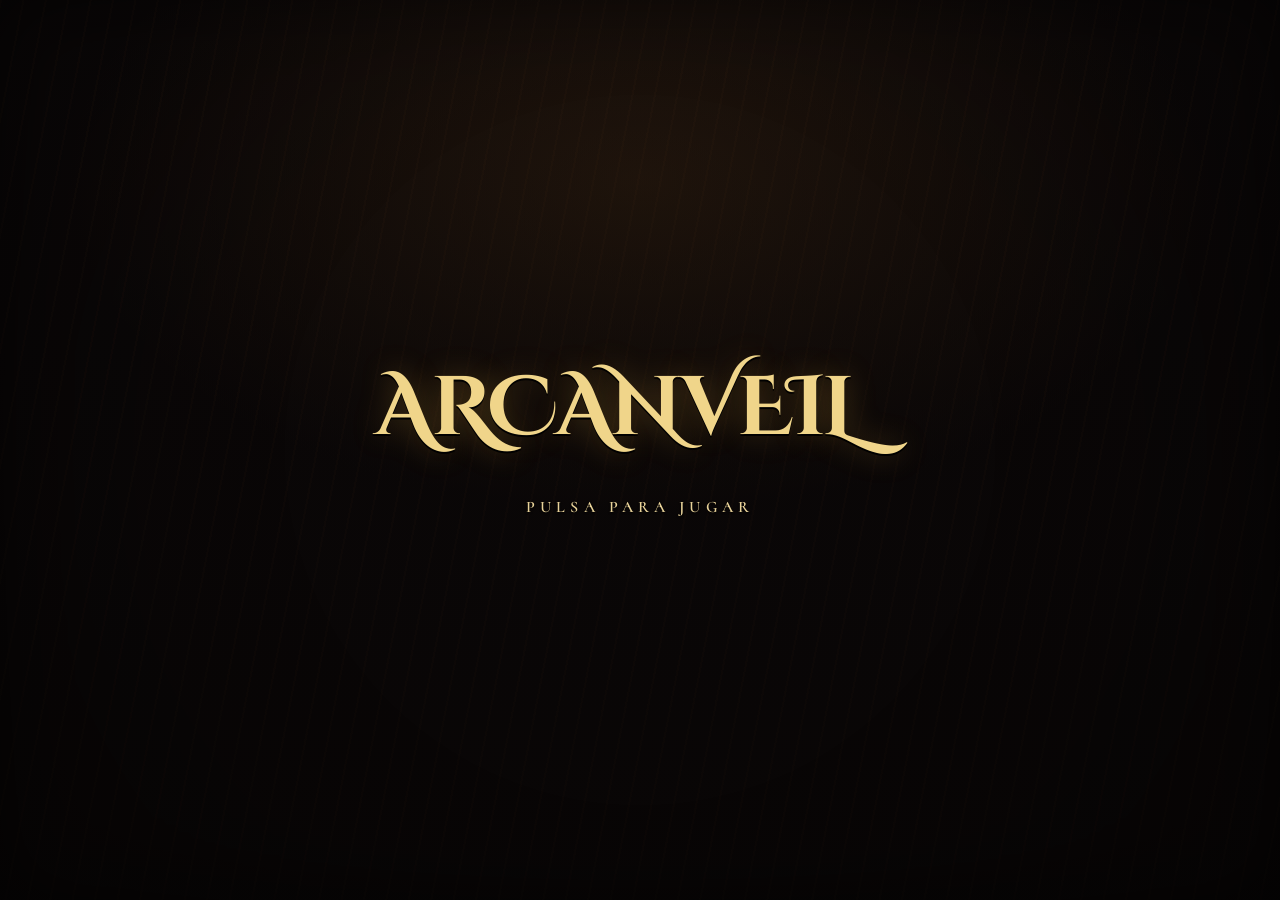
<file: index.html>
<!DOCTYPE html>
<html lang="es">
<head>
<meta charset="utf-8">
<meta name="viewport" content="width=device-width, initial-scale=1">
<title>ARCANVEIL</title>

<!-- La portada del sitio lleva al juego. La interfaz original de las fases
     1-3 sigue publicada en `clasico.html`, que conserva su nombre en la raíz
     para que sus rutas relativas a `styles/` y `src/` sigan resolviendo.

     El redirector va por tres vías porque cada una cubre un hueco de la
     anterior: `replace` no ensucia el historial (el botón atrás del móvil
     volvería aquí y rebotaría en bucle), el `meta refresh` cubre a quien
     tenga JavaScript desactivado, y el enlace visible cubre a quien llegue
     con ambos bloqueados. Todas las rutas son relativas: GitHub Pages sirve
     esto desde un subdirectorio, no desde la raíz del dominio. -->
<meta http-equiv="refresh" content="0; url=./app/index.html">
<link rel="canonical" href="./app/index.html">

<style>
  html,body{height:100%}
  body{
    margin:0;display:grid;place-items:center;text-align:center;padding:2rem;
    background:#11101f;color:#e8ddc6;
    font:16px/1.6 Georgia,'Times New Roman',serif;
  }
  a{color:#e2bd63}
  p{margin:.6rem 0;font-size:.9rem;color:#9b8f7a}
  strong{
    display:block;font-size:clamp(2rem,9vw,3.4rem);letter-spacing:.06em;
    color:#f0d58a;margin-bottom:.4rem;
  }
</style>
</head>
<body>
  <div>
    <strong>ARCANVEIL</strong>
    <p>Abriendo la crónica…</p>
    <p><a href="./app/index.html">Entrar al juego</a></p>
    <p style="font-size:.78rem"><a href="./clasico.html">Interfaz original</a></p>
  </div>

  <script>
    // `replace` en vez de `href`: así esta página no queda en el historial y
    // el botón «atrás» sale del sitio en vez de rebotar aquí otra vez.
    location.replace('./app/index.html');
  </script>
</body>
</html>
</file>
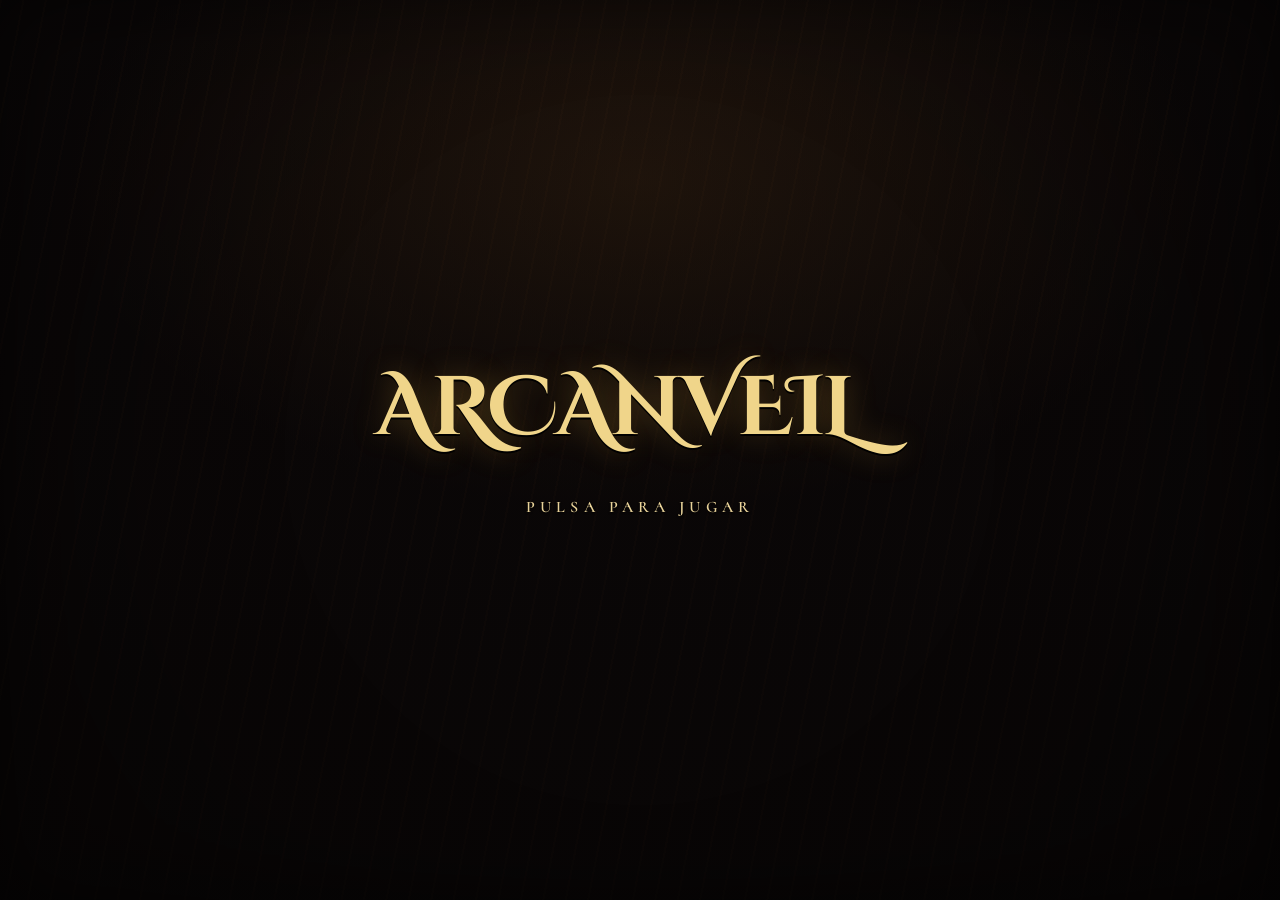
<file: app/index.html>
<!DOCTYPE html>
<html lang="es">
<head>
<meta charset="utf-8">
<meta name="viewport" content="width=device-width, initial-scale=1, viewport-fit=cover">
<meta name="theme-color" content="#17152b">
<meta name="mobile-web-app-capable" content="yes">
<meta name="apple-mobile-web-app-capable" content="yes">
<meta name="apple-mobile-web-app-status-bar-style" content="black-translucent">
<link rel="manifest" href="../manifest.webmanifest">
<link rel="icon" href="../assets/icon.svg" type="image/svg+xml">
<!-- iOS ignora el manifiesto por completo. Sin este archivo, el icono de la
     pantalla de inicio es una captura de la página. -->
<link rel="apple-touch-icon" href="../assets/apple-touch-icon.png">
<meta name="apple-mobile-web-app-title" content="Arcanveil">
<title>ARCANVEIL</title>
<!-- Tipografías libres alojadas localmente: la PWA no depende de una CDN. -->

<style>
/* ═══ tokens ══════════════════════════════════════════════════════════
   Penumbra de taberna: tinta oscura, pergamino cálido, bronce oxidado.
   ═══════════════════════════════════════════════════════════════════════ */
:root{
  --fondo:#11101F;
  --fondo-2:#19172B;
  --fondo-3:#25213D;
  --linea:#413A62;

  --texto:#DED8CB;
  --texto-2:#A29C90;
  --texto-3:#6E6961;
  --titulo:#F2EDE1;

  --bronce:#8F7CFF;
  --bronce-2:#C3B9FF;
  --oro:#FFD166;
  --sal:#FF6F91;
  --aviso:#FFB45E;

  --display:'Fraunces',Georgia,serif;
  --mono:'IBM Plex Mono',ui-monospace,Menlo,monospace;
  --sans:'IBM Plex Sans',system-ui,sans-serif;

  --r:4px;
}

*,*::before,*::after{box-sizing:border-box}

html,body{height:100%}
body{
  margin:0;background:
    repeating-linear-gradient(94deg,rgba(255,255,255,.012) 0 1px,transparent 1px 7px),
    radial-gradient(circle at 82% 6%,rgba(143,124,255,.2),transparent 28rem),
    radial-gradient(circle at 8% 88%,rgba(255,111,145,.12),transparent 25rem),
    var(--fondo);color:var(--texto);
  font-family:var(--sans);font-size:15px;line-height:1.55;
  overflow:hidden;
}

/* La página NUNCA se oculta esperando a que cargue algo: un fallo con el
   cuerpo invisible es una pantalla en blanco sin explicación. Lo que se
   atenúa es el contenido, y sólo hasta que el motor está en marcha. */
.juego,.creacion{opacity:.35;transition:opacity .35s ease}
body.esta-listo .juego,body.esta-listo .creacion{opacity:1}

button{font-family:inherit;cursor:pointer}

/* ═══ botones ═════════════════════════════════════════════════════════ */
.btn{
  font-family:var(--mono);font-size:.78rem;letter-spacing:.03em;
  color:var(--texto);background:var(--fondo-3);
  border:1px solid var(--linea);border-radius:var(--r);
  padding:.6rem 1rem;transition:background .15s,border-color .15s;
}
.btn:hover:not(:disabled){background:#2C313A;border-color:var(--bronce)}
.btn:disabled{opacity:.4;cursor:not-allowed}
.btn--grande{font-size:.9rem;padding:.85rem 1.6rem;background:linear-gradient(135deg,var(--bronce),#6E58DB);color:white;border-color:var(--bronce);font-weight:500;box-shadow:0 8px 28px rgba(143,124,255,.25)}
.btn--grande:hover:not(:disabled){background:var(--bronce-2);border-color:var(--bronce-2)}
.btn--fantasma{background:transparent}
.btn--pequeno{font-size:.7rem;padding:.35rem .7rem}
.btn--peligro{border-color:var(--sal);color:#E5A08C}

:focus-visible{outline:2px solid var(--bronce);outline-offset:2px}

/* ═══ pantallas ═══════════════════════════════════════════════════════ */
[data-pantalla]{height:100dvh;overflow:auto}
[data-pantalla][hidden]{display:none}

/* ── inicio ─────────────────────────────────────────────────────────── */
.inicio{display:grid;place-items:center;text-align:center;padding:2rem}
/* Ajustado para NUEVE letras. Con el tamaño de ARCANUM (siete) el título se
   salía por la derecha al renombrar: en un móvil de 390 px se leía
   «ARCANVEII», con la ele cortada por el borde.
   El `padding-right` cubre el trazo de adorno de la ultima letra, que sobra de
   su caja de texto: `getBoundingClientRect` decia que cabia cuando la tinta ya
   estaba fuera. Si algun dia cambia el nombre, hay que volver a medirlo. */
/* El tamaño va en ancho de pantalla con tope en rem, sin mínimo en rem: con
   zoom al 200 % o la letra del sistema grande, un mínimo en rem hacía el
   título más ancho que la pantalla. El relleno de la derecha es el trazo de
   adorno de la última ele, que sobra de su caja: sin él, en escritorio la
   tinta salía 80 px fuera, y centrado quedaba torcido a la izquierda.
   Medido sobre píxeles en tools de capturas (ver regresion-app.mjs). */
.inicio__marca{
  font-family:var(--display);font-variation-settings:'SOFT' 0,'WONK' 1,'opsz' 144;
  font-weight:900;font-size:min(11.5vw,5.2rem);line-height:.95;
  letter-spacing:-.03em;color:var(--oro-claro);margin:0;
  padding:0 .7em 0 .1em;max-width:100%;
  text-shadow:0 2px #000,0 0 30px rgba(208,157,57,.32);
  pointer-events:none;
}
.inicio__acciones{display:flex;flex-direction:column;gap:.6rem;min-width:min(18rem,80vw)}

/* ── creación ───────────────────────────────────────────────────────── */
.creacion{max-width:52rem;margin:0 auto;padding:2rem 1.25rem 6rem}
.creacion__titulo{
  font-family:var(--display);font-variation-settings:'SOFT' 30,'WONK' 1,'opsz' 60;
  font-weight:600;font-size:1.8rem;margin:0 0 .3rem;color:var(--titulo);
}
.creacion__nota{color:var(--texto-2);margin:0 0 2rem;font-size:.9rem}
.creacion__titulo::before{content:'✦ ';color:var(--oro);filter:drop-shadow(0 0 8px rgba(255,209,102,.45))}
.creacion::after{content:'D20';position:fixed;right:-.2rem;top:18%;z-index:-1;font:900 clamp(5rem,20vw,10rem)/1 var(--display);color:rgba(195,185,255,.028);transform:rotate(12deg);pointer-events:none}

.campo{margin-bottom:1.75rem}
.campo__eti,.grupo__eti{
  display:block;font-family:var(--mono);font-size:.65rem;letter-spacing:.14em;
  text-transform:uppercase;color:var(--bronce);margin:0 0 .5rem;
}
.campo__entrada{
  width:100%;font-family:var(--display);font-size:1.3rem;
  color:var(--titulo);background:var(--fondo-2);
  border:1px solid var(--linea);border-radius:var(--r);padding:.7rem .9rem;
}
.campo__entrada--retrato{min-height:7rem;resize:vertical;font:1rem/1.5 var(--sans)}
.campo__entrada--lore{min-height:10rem;background:radial-gradient(circle at 15% 0,rgba(205,158,71,.09),transparent 38%),var(--fondo-2)}
.lore-personaje{position:relative;padding:1rem;border:1px solid #654A23;border-radius:3px 15px 3px 15px;background:var(--pergamino);box-shadow:inset 0 0 22px #0007}
.lore-personaje::before{content:'✦ ORIGEN DE LA CRÓNICA';display:block;margin-bottom:.75rem;font:600 .62rem var(--mono);letter-spacing:.15em;color:#C8A255}
.campo__ayuda{margin:.4rem 0 0;color:var(--texto-3);font-size:.73rem}
.retrato-descripcion{margin-top:1.2rem}

/* En escritorio, identidad visual y canon personal se leen de un vistazo.
   El orden DOM no cambia: móvil conserva el formulario vertical natural. */
@media(min-width:900px){
  #creacion-cuerpo{display:grid;grid-template-columns:minmax(22rem,.92fr) minmax(25rem,1.08fr);grid-template-rows:auto auto auto;gap:0 1.5rem;align-items:start}
  #creacion-cuerpo>.campo:first-child{grid-column:2;grid-row:1;margin-bottom:1rem}
  #creacion-cuerpo>.eleccion{grid-column:1;grid-row:1/span 3;display:flex;flex-direction:column;gap:.8rem;padding-right:.25rem}
  #creacion-cuerpo>.retrato-descripcion{grid-column:2;grid-row:2;margin:.1rem 0 1rem}
  #creacion-cuerpo>.lore-personaje{grid-column:2;grid-row:3;margin:0 0 1.4rem}
  #creacion-cuerpo>.eleccion .eleccion__cara{position:relative;width:16rem;height:19.2rem;min-height:0;margin:0 auto}
  #creacion-cuerpo>.eleccion .fichas{grid-template-columns:repeat(2,minmax(0,1fr));gap:.38rem}
  #creacion-cuerpo>.eleccion .ficha{min-height:0;padding:.44rem .6rem}
  #creacion-cuerpo>.eleccion .ficha__nota{font-size:.61rem;line-height:1.2}
  #creacion-cuerpo>.grupo,#creacion-cuerpo>.resumen{grid-column:1/-1}
  .campo__entrada--retrato{min-height:5.4rem}
  .campo__entrada--lore{min-height:7.3rem}
}

.grupo{margin-bottom:1.75rem}
.fichas{display:grid;grid-template-columns:repeat(auto-fill,minmax(11rem,1fr));gap:.5rem}
.ficha{
  text-align:left;padding:.6rem .75rem;
  background:var(--fondo-2);border:1px solid var(--linea);
  border-radius:var(--r);color:var(--texto-2);
  display:flex;flex-direction:column;gap:.15rem;
}
.ficha:hover{border-color:var(--bronce);color:var(--texto)}
.ficha.es-elegida{border-color:var(--bronce);background:#1F2620;color:var(--texto)}
.ficha__nombre{font-family:var(--mono);font-size:.8rem;color:var(--titulo)}
.ficha.es-elegida .ficha__nombre{color:var(--bronce-2)}
.ficha__nota{font-size:.68rem;line-height:1.35;color:var(--texto-3)}

.resumen{
  position:relative;padding:1rem 1.15rem;background:linear-gradient(135deg,rgba(37,33,61,.96),rgba(25,23,43,.96));
  border-left:3px solid var(--bronce);border-radius:var(--r);
}
.resumen::before{content:'◆ HOJA DE PERSONAJE';display:block;margin-bottom:.65rem;font:.62rem var(--mono);letter-spacing:.13em;color:var(--oro)}
.resumen__linea{margin:0 0 .5rem;font-size:.88rem;color:var(--texto-2)}
.resumen__linea--tenue{margin:0;font-size:.78rem;color:var(--texto-3)}

.creacion__pie{
  position:fixed;left:0;right:0;bottom:0;
  display:flex;gap:.6rem;justify-content:center;
  /* Con muesca o barra de gestos, los botones no se pegan al borde. */
  padding:1rem 1rem max(1rem,env(safe-area-inset-bottom));
  background:linear-gradient(transparent,var(--fondo) 40%);
}

/* ═══ juego ═══════════════════════════════════════════════════════════ */
.juego{display:grid;grid-template-rows:auto 1fr auto;height:100dvh;overflow:hidden}

/* Los elementos de una rejilla traen `min-width:auto`, que es un suelo igual
   al ancho mínimo de su contenido. El carrusel de acciones del pie no envuelve
   (`flex-wrap:nowrap`), así que ese suelo valía la SUMA de todas las tarjetas:
   ~1264 px. Y como el suelo de un hijo agranda la columna, arrastraba la
   pantalla entera, que luego `overflow:hidden` recortaba. En el móvil el texto
   narrativo salía cortado a media frase.
   Con `min-width:0` el pie puede encogerse y el carrusel hace lo que ya sabía
   hacer: desplazarse en horizontal con su propio `overflow-x:auto`. */
.juego > .cab,
.juego > .tablero,
.juego > .pie{min-width:0}

.cab{
  display:flex;justify-content:space-between;align-items:center;gap:1rem;
  padding:calc(.6rem + env(safe-area-inset-top)) 1rem .6rem;border-bottom:1px solid var(--linea);background:rgba(25,23,43,.92);backdrop-filter:blur(12px);
}
.cab__info{display:flex;gap:.5rem;flex-wrap:wrap;font-family:var(--mono);font-size:.7rem;color:var(--texto-2)}
.cab__lugar{color:var(--titulo)}
.cab__sep{color:var(--texto-3)}

.tablero{
  display:grid;grid-template-columns:minmax(0,1fr) 17rem;
  gap:1px;background:var(--linea);overflow:hidden;
}
@media(max-width:800px){
  .tablero{grid-template-columns:1fr;grid-template-rows:1fr auto}
  .lateral{max-height:14rem}
  /* En estrecho el grupo va en su pestaña: bajo el personaje no cabe. */
  #grupo-pj{display:none}
}
@media(max-width:560px){
  .escena{max-height:28vh}
  .bitacora{padding:1rem .85rem}
  .lateral{max-height:11rem;padding:.65rem}
  .pie{padding-left:max(.7rem,env(safe-area-inset-left));padding-right:max(.7rem,env(safe-area-inset-right));padding-bottom:max(.7rem,env(safe-area-inset-bottom))}
  .entrada{font-size:16px}
  .combate{padding:max(1rem,env(safe-area-inset-top)) .8rem max(1rem,env(safe-area-inset-bottom))}
}

/* ── bitácora ───────────────────────────────────────────────────────── */
.centro{display:flex;flex-direction:column;background:var(--fondo);overflow:hidden}
.bitacora{flex:1;overflow-y:auto;padding:1.5rem 1.25rem;scroll-behavior:smooth}

.linea{margin:0 0 .9rem;max-width:38rem}
.linea--dm{
  font-family:var(--display);font-variation-settings:'SOFT' 40,'WONK' 0,'opsz' 20;
  font-size:1.02rem;line-height:1.65;color:var(--texto);
}
.linea--jugador{
  font-family:var(--mono);font-size:.82rem;color:var(--bronce-2);
  padding-left:.9rem;border-left:2px solid var(--bronce);
}
.linea--sistema{font-size:.82rem;color:var(--texto-3);font-style:italic}
.linea--combate{font-family:var(--mono);font-size:.78rem;color:var(--texto-2)}

.tirada{
  display:inline-flex;align-items:baseline;gap:.55rem;flex-wrap:wrap;
  font-family:var(--mono);font-size:.68rem;
  padding:.25rem .6rem;margin:0 0 .9rem;border-radius:var(--r);
  background:var(--fondo-2);border:1px solid var(--linea);
}
.tirada__dado{color:var(--titulo)}.tirada__dado::before{content:'◆ ';color:var(--oro)}
.tirada__cuenta{color:var(--texto-3)}
.tirada__veredicto{font-weight:500;letter-spacing:.06em;text-transform:uppercase}
.tirada__hab{color:var(--texto-3)}
.tirada--exito,.tirada--critico{border-color:var(--bronce)}
.tirada--exito .tirada__veredicto,.tirada--critico .tirada__veredicto{color:var(--bronce-2)}
.tirada--fracaso,.tirada--pifia{border-color:var(--sal)}
.tirada--fracaso .tirada__veredicto,.tirada--pifia .tirada__veredicto{color:#E5A08C}

/* ── lateral ────────────────────────────────────────────────────────── */
.lateral{background:var(--fondo-2);overflow-y:auto;padding:1rem}
.lateral__cuerpo{margin-top:.75rem}

.ficha-pj{display:flex;justify-content:space-between;align-items:baseline;margin-bottom:.9rem}
.ficha-pj__nombre{font-family:var(--display);font-size:1.15rem;color:var(--titulo)}
.ficha-pj__clase{font-family:var(--mono);font-size:.68rem;color:var(--texto-3)}

.barra-caja{margin-bottom:.55rem}
.barra-caja__fila{
  display:flex;justify-content:space-between;
  font-family:var(--mono);font-size:.65rem;color:var(--texto-2);margin-bottom:.15rem;
}
.barra-caja__cifra{color:var(--texto-3)}
.barra{height:4px;background:#2A2E35;border-radius:2px;overflow:hidden}
.barra__relleno{height:100%;transition:width .3s ease;background:var(--bronce)}
.barra__relleno--vida{background:var(--sal)}
.barra__relleno--mana{background:#5E7C9E}
.barra__relleno--hambre{background:var(--aviso)}
.barra__relleno--sed{background:#5E9E9A}
.barra__relleno--fatiga{background:#8A7E9E}
.barra__relleno--enemigo{background:var(--sal)}

.oro{
  display:flex;justify-content:space-between;
  font-family:var(--mono);font-size:.72rem;
  padding:.5rem 0;margin-top:.4rem;border-top:1px solid var(--linea);
}
.oro__cifra{color:var(--oro)}

.etiquetas{display:flex;flex-wrap:wrap;gap:.3rem;margin-top:.5rem}
.etiqueta{font-family:var(--mono);font-size:.62rem;padding:.1rem .4rem;border-radius:var(--r);background:var(--fondo-3)}
.etiqueta--mal{color:#E5A08C}

.pestanas{display:flex;gap:.25rem;border-bottom:1px solid var(--linea);padding-bottom:.5rem}
.pestana{
  font-family:var(--mono);font-size:.66rem;letter-spacing:.05em;
  background:none;border:none;color:var(--texto-3);padding:.25rem .45rem;border-radius:var(--r);
}
.pestana:hover{color:var(--texto)}
.pestana.es-activa{color:var(--bronce-2);background:var(--fondo-3)}

.vacio{font-size:.8rem;color:var(--texto-3);font-style:italic;margin:.5rem 0}
.sub-eti{font-family:var(--mono);font-size:.62rem;letter-spacing:.12em;text-transform:uppercase;color:var(--texto-3);margin:.8rem 0 .4rem}
.lugar-actual{font-family:var(--display);font-size:1.05rem;color:var(--titulo);margin:0 0 .3rem}

.objeto,.destino{
  display:flex;justify-content:space-between;align-items:center;gap:.5rem;
  width:100%;text-align:left;padding:.45rem .6rem;margin-bottom:.25rem;
  background:var(--fondo-3);border:1px solid transparent;border-radius:var(--r);
  color:var(--texto);font-size:.8rem;
}
.objeto:hover,.destino:hover{border-color:var(--bronce)}
.objeto.es-equipado{border-color:var(--bronce)}
.objeto__cant,.destino__dato{font-family:var(--mono);font-size:.68rem;color:var(--texto-3)}
.objeto__marca{font-family:var(--mono);font-size:.6rem;color:var(--bronce-2)}
.destino__dato.es-aviso{color:var(--aviso)}
.destino__dato.es-peligro{color:var(--sal)}

.mision{padding:.6rem .7rem;margin-bottom:.5rem;background:var(--fondo-3);border-radius:var(--r);border-left:2px solid var(--linea)}
.mision--oferta{border-left-color:var(--oro)}
.mision__titulo{font-size:.85rem;color:var(--titulo);margin:0 0 .25rem}
.mision__texto{font-size:.72rem;color:var(--texto-2);margin:0 0 .5rem}
.mision__obj{font-family:var(--mono);font-size:.68rem;color:var(--texto-2);margin:0 0 .15rem}
.mision__obj.es-hecho{color:var(--texto-3);text-decoration:line-through}

.persona{padding:.55rem .65rem;margin-bottom:.4rem;background:var(--fondo-3);border-radius:var(--r)}
.persona__nombre{font-size:.85rem;color:var(--titulo);margin:0}
.persona__rol{font-family:var(--mono);font-size:.66rem;color:var(--texto-3);margin:0 0 .4rem}

/* ── pie: opciones y entrada ────────────────────────────────────────── */
.pie{border-top:1px solid var(--linea);background:var(--fondo-2);padding:.7rem 1rem}

.opciones{display:flex;flex-wrap:wrap;gap:.4rem;margin-bottom:.6rem}
.opcion{
  font-family:var(--mono);font-size:.72rem;
  padding:.35rem .65rem;background:var(--fondo-3);
  border:1px solid var(--linea);border-radius:var(--r);color:var(--texto-2);
}
.opcion:hover{border-color:var(--bronce);color:var(--texto)}

.entrada-fila{display:flex;gap:.5rem;align-items:center}
.entrada{
  flex:1;font-family:var(--sans);font-size:.95rem;
  color:var(--texto);background:var(--fondo);
  border:1px solid var(--linea);border-radius:var(--r);padding:.65rem .85rem;
}
.entrada:focus{border-color:var(--bronce);outline:none}
.entrada:disabled{opacity:.5}

.pensando{
  font-family:var(--mono);font-size:.68rem;color:var(--texto-3);
  margin:.4rem 0 0;
}
.pensando[hidden]{display:none}

/* ═══ arte ════════════════════════════════════════════════════════════
   Todo el arte lo genera src/art/ como SVG. Los contenedores fijan la
   proporción y recortan; el SVG se estira dentro con `slice`, así que
   nunca se deforma ni deja bandas.
   ═══════════════════════════════════════════════════════════════════════ */
.arte{display:block;width:100%;height:100%}
.arte--imagen{object-fit:cover}
/* El retrato generado viene más alto que el marco: se ancla arriba para que
   lo que se pierda sea la banda inferior, donde el servicio pone su marca. */
.arte--ia{object-position:50% 0}
/* El margen claro que a veces rodeaba la cara NO era del marco: viene pintado
   en la imagen (el modelo la entrega como una lámina con paspartú de papel, en
   seis de cada ocho retratos de prueba, hasta un 8 % por lado). Pedir «sin
   borde» no lo quita. Se amplía la imagen dentro de su marco, que ya recorta
   (`contain:paint`): un 18 % quita el margen de los lados y el de arriba, y
   de paso la marca del servicio de abajo. */
.arte--ia{transform:scale(1.18);transform-origin:50% 38%}
/* En el panel lateral NO se ancla arriba del todo.
   El marco es más apaisado que la imagen —lo aplasta `max-height`— así que con
   el anclaje a cero solo se veía desde el pelo hasta la nariz: la frente contra
   el borde curvo y la cara cortada a la mitad. Bajarlo un 18 % recoloca los
   ojos en su sitio y sigue dejando fuera la banda de marca de agua de abajo. */
.retrato-pj>.arte--ia,.tarjeta-pj__cara>.arte--ia{object-position:50% 18%}
/* Cada marco es un contexto aislado: ningún retrato cargado tarde puede
   escapar del recorte ni quedar flotando encima de la siguiente elección. */
.eleccion__cara,.retrato-pj,.combate__criatura,.escena__lienzo{isolation:isolate;contain:paint}
.eleccion__cara>.arte,.retrato-pj>.arte,.combate__criatura>.arte,.escena__lienzo>.arte{position:absolute;inset:0;z-index:0}
.eleccion__cara>.arte--imagen,.retrato-pj>.arte--imagen,.combate__criatura>.arte--imagen{z-index:1}
.escena__lienzo>.arte--imagen{z-index:0}.escena__lienzo>.arte--atmosfera{z-index:1;pointer-events:none}

/* ── escena: la cabecera ilustrada del lugar ────────────────────────── */
.escena{
  position:relative;flex:0 0 auto;
  height:clamp(140px,24vh,240px);overflow:hidden;
  border-bottom:1px solid var(--linea);background:var(--fondo-2);
}
.escena__lienzo{position:absolute;inset:0}
.escena__rotulo{
  position:absolute;left:0;right:0;bottom:0;
  display:flex;align-items:baseline;gap:.5rem;flex-wrap:wrap;
  padding:1.4rem 1.25rem .7rem;
  background:linear-gradient(transparent,rgb(10 12 16 / .88));
}
.escena__lugar{
  font-family:var(--display);font-size:1.4rem;line-height:1.1;color:var(--titulo);
  font-variation-settings:'SOFT' 30,'WONK' 1,'opsz' 60;
}
.escena__dato{font-family:var(--mono);font-size:.68rem;color:var(--texto-2)}
.escena__sep{font-family:var(--mono);font-size:.68rem;color:var(--texto-3)}
.escena{transition:height .25s ease}
.escena--plegada{height:48px}
.escena--plegada .escena__lienzo{opacity:.35}
.escena--plegada .escena__rotulo{padding:.6rem 1rem;background:rgb(10 12 16 / .78)}
.escena--plegada .escena__lugar{font-size:1rem}
.escena__plegar{margin-left:auto;align-self:center;min-height:0;padding:.15rem .55rem;border:1px solid var(--linea);border-radius:var(--r);background:rgb(10 12 16 / .55);color:var(--texto-2);font-size:.8rem;cursor:pointer}
.escena__plegar:focus-visible{outline:2px solid var(--bronce-2,#D8AD50);outline-offset:2px}
/* La cabecera es una franja muy apaisada y `cover` deja una banda horizontal
   de la imagen: arriba del todo solo había cielo. Un poco por debajo del
   centro caen el horizonte y el suelo, que es donde está la escena. */
.escena__lienzo>.arte--escena-ia{position:absolute;inset:0;width:100%;height:100%;object-fit:cover;object-position:center 62%;transform:scale(1.08)}
/* Como los retratos, la escena generada trae a veces un marco pintado y la
   marca del servicio abajo: un 8 % más grande y el marco del lienzo recorta. */
.linea--escena img{transform:scale(1.08)}.escena-miniatura{overflow:hidden}
.escena__ampliar+.escena__plegar{margin-left:.35rem}
/* En combate la silueta vectorial de una criatura tiene que reconocerse, no
   medirse: en el lienzo un enemigo mediano ocupa el 62 % y es una sombra a
   contraluz, y en el marco de combate se veía una figura diminuta sobre
   fondo oscuro. Se amplía según su tamaño y se le sube la luz, solo aquí. */
.combate__criatura[data-familia-arte="criaturas"]>svg.arte,.luchador__cara[data-familia-arte="criaturas"]>svg.arte{transform-origin:50% 84%;filter:brightness(1.8) contrast(1.15)}
[data-familia-arte="criaturas"][data-tamano-arte="pequeno"]>svg.arte{transform:scale(2)}
[data-familia-arte="criaturas"][data-tamano-arte="mediano"]>svg.arte{transform:scale(1.5)}
[data-familia-arte="criaturas"][data-tamano-arte="grande"]>svg.arte{transform:scale(1.2)}
.linea--escena{margin:.8rem 0;display:flex;flex-direction:column;align-items:flex-start;gap:.3rem}
.escena-miniatura{padding:0;border:1px solid var(--linea);border-radius:var(--r);overflow:hidden;cursor:zoom-in;background:none;max-width:min(320px,100%)}
.escena-miniatura img{display:block;width:100%;height:auto;aspect-ratio:1024/560;object-fit:cover;object-position:center top}
.linea--escena figcaption{font:.7rem var(--mono);color:var(--texto-3)}
.visor{max-width:min(92vw,1100px);padding:.75rem}
.visor__img{display:block;width:100%;max-height:78vh;object-fit:contain;border-radius:var(--r)}
.visor__pie{margin:.5rem 0 0;font:.75rem var(--mono);color:var(--texto-2);text-align:center}

/* ── retrato en el panel de personaje ───────────────────────────────── */
.retrato-pj{
  position:relative;
  /* El tope de alto sigue existiendo porque el lateral reparte su altura con
     la ficha y las barras, pero 10rem lo apretaba demasiado: a 227 px de ancho
     el marco quedaba en 227x160, mas apaisado que un retrato, y el recorte de
     `cover` se comia la cara entera en vez de la banda de marca de agua. Con
     14rem el marco es casi cuadrado y, junto al anclaje al 18 % de mas abajo,
     se ve la cara y los hombros. */
  width:100%;aspect-ratio:5/6;max-height:14rem;overflow:hidden;
  border:1px solid var(--linea);border-radius:var(--r);
  background:var(--fondo-3);margin-bottom:.8rem;
}

/* ── retrato en la creación ─────────────────────────────────────────── */
.eleccion{display:grid;grid-template-columns:11rem minmax(0,1fr);gap:1.4rem;align-items:start}
.eleccion__cara{
  position:sticky;top:1rem;
  width:100%;aspect-ratio:5/6;overflow:hidden;
  border:1px solid var(--linea);border-radius:var(--r);background:var(--fondo-2);
}
@media(max-width:640px){
  .eleccion{grid-template-columns:1fr}
  .eleccion__cara{position:static;max-width:13rem;margin:0 auto}
}

/* ── criatura en combate ────────────────────────────────────────────── */
/* Cuadrada. El lienzo de criatura es 1:1 y con `slice` un hueco apaisado
   recortaba la franja de cielo que hay sobre el bicho: marco lleno, bicho
   fuera. Al lado va su nombre, como una ficha de rival. */
.combate__rival{display:flex;gap:.8rem;align-items:center;margin-bottom:.8rem}
.combate__criatura{
  flex:0 0 auto;width:5.5rem;height:5.5rem;overflow:hidden;
  border:1px solid var(--linea);border-radius:var(--r);
}
.combate__quien{display:flex;flex-direction:column;gap:.15rem;min-width:0}
.combate__nombre{font-family:var(--display);font-size:1.05rem;color:var(--titulo)}
.combate__rasgo{font-family:var(--mono);font-size:.66rem;color:var(--texto-3)}
.grupo{margin-top:1rem}
.grupo__miembro{display:grid;grid-template-columns:3.2rem 1fr;gap:.6rem;align-items:center;padding:.5rem 0;border-top:1px solid var(--linea)}
.grupo__miembro.es-herido{opacity:.7}
.grupo__cara{width:3.2rem;height:3.2rem;border-radius:50%;overflow:hidden;background:var(--fondo-3)}
.grupo__cara .arte{width:100%;height:100%;object-fit:cover}
.grupo__datos{display:flex;flex-direction:column;gap:.1rem;min-width:0}
.grupo__nombre{font-size:.92rem;color:var(--texto)}
.grupo__rol,.grupo__ataque{font-size:.74rem;color:var(--texto-2);overflow-wrap:anywhere}
.grupo__vida{font:.7rem var(--mono);color:var(--bronce-2,#D8AD50)}
.grupo__miembro.es-herido .grupo__vida{color:#d77}
.combate__habilidades{display:block;margin-top:.2rem;font-size:.78rem;line-height:1.35;color:var(--texto-2)}

/* ── combate ────────────────────────────────────────────────────────── */
.combate{
  position:fixed;left:50%;bottom:6.5rem;transform:translateX(-50%);
  width:min(30rem,calc(100vw - 2rem));z-index:40;
  padding:1rem;background:var(--fondo-3);
  border:1px solid var(--sal);border-radius:var(--r);
  box-shadow:0 12px 40px rgb(0 0 0 / .6);
}
.combate[hidden]{display:none}
.combate__eti{
  font-family:var(--mono);font-size:.65rem;letter-spacing:.14em;
  text-transform:uppercase;color:var(--sal);margin:0 0 .7rem;
}
.combate__lista{margin-bottom:.8rem}
.luchador{margin-bottom:.5rem}
.luchador.es-caido{opacity:.35}
.luchador__fila{display:flex;justify-content:space-between;font-size:.78rem;margin-bottom:.2rem}
.luchador__cond{font-family:var(--mono);font-size:.66rem;color:var(--texto-3)}
.combate__acciones{display:flex;gap:.4rem}
.combate__acciones .btn{flex:1}
.combate__espera{font-family:var(--mono);font-size:.7rem;color:var(--texto-3);text-align:center;margin:0}

/* ── avisos ─────────────────────────────────────────────────────────── */
.avisos{position:fixed;top:1rem;right:1rem;z-index:60;display:grid;gap:.4rem;max-width:18rem}
.aviso{
  font-size:.8rem;padding:.55rem .8rem;border-radius:var(--r);
  background:var(--fondo-3);border:1px solid var(--linea);
  animation:entrar .25s ease both;
}
.aviso--exito{border-color:var(--bronce);color:var(--bronce-2)}
.aviso--aviso{border-color:var(--aviso);color:#DCB177}
.aviso--error{border-color:var(--sal);color:#E5A08C}
@keyframes entrar{from{opacity:0;transform:translateX(1rem)}}

/* ── fallos ─────────────────────────────────────────────────────────── */
.arranque{
  position:fixed;inset:0;display:grid;place-items:center;text-align:center;
  background:var(--fondo);z-index:80;
}
/* El rótulo lleva estilos EN LÍNEA para verse antes de que cargue nada, y una
   declaración en línea gana a la hoja: sin `!important` aquí, poner `hidden`
   no lo oculta y el rótulo se queda tapando el juego para siempre. */
.arranque[hidden]{display:none!important}
.arranque__marca{
  font-family:var(--display);font-variation-settings:'SOFT' 0,'WONK' 1,'opsz' 144;
  font-weight:900;font-size:clamp(2.5rem,10vw,4.5rem);letter-spacing:-.03em;
  color:var(--titulo);margin:0;
}
.arranque__texto{font-family:var(--mono);font-size:.75rem;color:var(--texto-3);margin:.8rem 0 0}
.arranque__texto.es-fallo{color:#E5A08C;max-width:32rem;padding:0 1.5rem;line-height:1.6}

.fallos{
  position:fixed;top:0;left:0;right:0;z-index:99;
  padding:.8rem 1rem;background:#2A1512;border-bottom:1px solid var(--sal);
  max-height:40vh;overflow:auto;
}
.fallos__titulo{font-family:var(--mono);font-size:.7rem;letter-spacing:.1em;text-transform:uppercase;color:var(--sal);margin:0 0 .4rem}
.fallos__linea{font-family:var(--mono);font-size:.68rem;white-space:pre-wrap;color:var(--texto-2);margin:0 0 .4rem}

@media(prefers-reduced-motion:reduce){
  *{animation-duration:.01ms!important;transition-duration:.01ms!important}
  body{opacity:1}
}

/* ═══ tipografía local y chrome de libro de campaña ═══════════════════ */
@font-face{font-family:ArcCinzel;src:url('../assets/fonts/cinzel-decorative-400.ttf') format('truetype');font-weight:400;font-display:swap}
@font-face{font-family:ArcCinzel;src:url('../assets/fonts/cinzel-decorative-700.ttf') format('truetype');font-weight:700;font-display:swap}
@font-face{font-family:ArcCormorant;src:url('../assets/fonts/cormorant-sc-400.ttf') format('truetype');font-weight:400;font-display:swap}
@font-face{font-family:ArcCormorant;src:url('../assets/fonts/cormorant-sc-600.ttf') format('truetype');font-weight:600;font-display:swap}
@font-face{font-family:ArcGaramond;src:url('../assets/fonts/eb-garamond-400.ttf') format('truetype');font-weight:400;font-display:swap}
@font-face{font-family:ArcGaramond;src:url('../assets/fonts/eb-garamond-600.ttf') format('truetype');font-weight:600;font-display:swap}
:root{
  --display:ArcCinzel,Georgia,serif;--sans:ArcGaramond,Georgia,serif;--mono:ArcCormorant,Georgia,serif;
  --madera:repeating-linear-gradient(96deg,rgba(112,60,25,.11) 0 2px,transparent 2px 20px),linear-gradient(145deg,#26150f,#100b0c 52%,#2b170e);
  --pergamino:radial-gradient(circle at 18% 5%,rgba(209,161,76,.11),transparent 35%),linear-gradient(150deg,#251c15,#110d0c 64%,#1c120e);
  --oro:#C8A255;--oro-claro:#F0D58A;--oro-oscuro:#654419;
}
body{background:radial-gradient(circle at 50% 8%,#302019 0,#100b0d 42%,#070608 100%)}
body::after{content:'';position:fixed;inset:0;pointer-events:none;z-index:999;background:radial-gradient(circle at center,transparent 45%,rgba(0,0,0,.28));box-shadow:inset 0 0 75px rgba(0,0,0,.42)}

body::before{content:'';position:fixed;inset:-20%;z-index:-1;pointer-events:none;background:radial-gradient(circle at 18% 26%,rgba(208,157,57,.12) 0 2px,transparent 3px),radial-gradient(circle at 72% 18%,rgba(143,124,255,.1) 0 1.5px,transparent 2.5px),radial-gradient(circle at 44% 78%,rgba(255,111,145,.08) 0 1px,transparent 2px);background-size:170px 190px,230px 210px,190px 260px;animation:polvoArcano 24s linear infinite}
@keyframes polvoArcano{to{transform:translate3d(5%,-7%,0) rotate(2deg)}}
.btn{position:relative;min-height:43px;padding:.65rem 1.15rem;font-family:var(--mono);font-size:.82rem;font-weight:600;letter-spacing:.075em;text-transform:uppercase;color:#E9D9AE;background:linear-gradient(180deg,#3C2A1B,#18110E 56%,#0D0908);border:1px solid #7B5C2D;border-radius:3px 12px 3px 12px;box-shadow:inset 0 1px rgba(255,228,151,.14),inset 0 -3px rgba(0,0,0,.45),0 4px 10px rgba(0,0,0,.42);text-shadow:0 1px #000}
.btn::after,.opcion::after{content:'';position:absolute;inset:3px;border:1px solid rgba(234,197,101,.15);border-radius:1px 8px 1px 8px;pointer-events:none}
.btn:hover:not(:disabled){transform:translateY(-2px);background:linear-gradient(180deg,#4A341F,#1E1510 56%,#0D0908);border-color:#C19A4A;box-shadow:0 0 17px rgba(200,159,68,.18),0 7px 14px rgba(0,0,0,.55)}
.btn--grande{font-family:var(--display);font-weight:700;color:#251407;background:linear-gradient(180deg,#F3DC98,#B88B37 52%,#694414);border-color:#F0D993;box-shadow:inset 0 1px #FFF5C1,inset 0 -3px #50300E,0 7px 18px rgba(0,0,0,.55);text-shadow:0 1px rgba(255,244,191,.5)}
.btn--grande:hover:not(:disabled){background:linear-gradient(180deg,#FFE9A7,#C59C44 55%,#75501C);border-color:#FFF0B7}
.btn--fantasma{background:linear-gradient(180deg,rgba(48,33,23,.65),rgba(11,8,8,.55));border-color:#523D21}
.pantalla--inicio,.pantalla--creacion{background:linear-gradient(rgba(6,4,5,.35),rgba(6,4,4,.74)),radial-gradient(ellipse 70% 58% at 50% 20%,rgba(123,77,31,.28),transparent 64%),repeating-linear-gradient(101deg,rgba(119,66,27,.07) 0 2px,transparent 2px 22px),#0d0909}
.inicio__contenido,.creacion__contenido{position:relative;padding:clamp(1.4rem,5vw,3rem);background:var(--pergamino);border:2px solid #7C5B29;border-radius:3px 20px 3px 20px;box-shadow:inset 0 0 0 4px #130E0C,inset 0 0 0 5px rgba(218,176,79,.18),inset 0 0 50px rgba(0,0,0,.6),0 25px 70px rgba(0,0,0,.72)}
.inicio__contenido::before,.creacion__contenido::before{content:'✦';position:absolute;left:50%;top:-16px;transform:translateX(-50%);width:31px;height:31px;display:grid;place-items:center;color:#E0BD68;background:#17100D;border:2px solid #795929;clip-path:polygon(50% 0,100% 50%,50% 100%,0 50%)}
.logo,.arranque__logo{color:var(--oro-claro);text-shadow:0 2px #000,0 0 30px rgba(208,157,57,.32)}
.fichas{gap:.7rem}.ficha{position:relative;padding:.9rem;background:linear-gradient(145deg,#342418,#100C0B 72%);border:1px solid #674B22;border-radius:2px 13px 2px 13px;box-shadow:inset 0 0 0 2px rgba(0,0,0,.25),0 5px 11px rgba(0,0,0,.38)}
.ficha::after{content:'';position:absolute;inset:4px;border:1px solid rgba(218,180,87,.09);border-radius:1px 9px 1px 9px;pointer-events:none}.ficha:hover{border-color:#B48B42;transform:translateY(-4px);box-shadow:0 10px 22px rgba(0,0,0,.56),0 0 15px rgba(198,149,57,.13)}.ficha.es-elegida{border-color:#D6AD55;background:linear-gradient(145deg,#4A331B,#17100E 70%);box-shadow:inset 3px 0 #D6AD55,0 0 17px rgba(204,158,66,.16)}
.cab{background:var(--madera);border-bottom:2px solid #795827;box-shadow:inset 0 -3px rgba(10,6,5,.65),0 7px 22px rgba(0,0,0,.48)}
.cab::after{content:'◆';position:absolute;left:50%;bottom:-9px;transform:translateX(-50%) rotate(45deg);width:15px;height:15px;display:grid;place-items:center;overflow:hidden;color:#E4C675;background:#17100D;border:1px solid #8E6B30;font-size:8px}
.juego{background:radial-gradient(circle at 50% 0,rgba(121,76,34,.11),transparent 48%)}
.panel,.modal__panel{position:relative;background:var(--pergamino);border:2px solid #654A23;border-radius:3px 15px 3px 15px;box-shadow:inset 0 0 0 1px rgba(232,193,102,.09),inset 0 0 24px rgba(0,0,0,.44),0 10px 27px rgba(0,0,0,.48)}
.panel::before,.modal__panel::before{content:'';position:absolute;inset:5px;pointer-events:none;border-top:1px solid rgba(210,171,77,.3);border-left:1px solid rgba(210,171,77,.2);border-radius:1px 10px 1px 10px}
.panel__titulo,.modal__cab{font-family:var(--display);letter-spacing:.08em;color:#EDD58C;text-shadow:0 2px #000;background:linear-gradient(90deg,#1B110C,#493119 50%,#1B110C);border-bottom:1px solid #80602D}
.panel__titulo::before,.modal__cab h2::before{content:'❖';margin-right:.5rem;color:#C09A48}
.ficha-pj{padding:.7rem;background:linear-gradient(145deg,#2C2018,#100C0B 72%);border:1px solid #72552A;border-radius:2px 13px 2px 13px;box-shadow:inset 0 0 14px rgba(0,0,0,.5),0 4px 12px rgba(0,0,0,.3)}
.ficha-pj__nombre,.lugar-actual,.combate__nombre{color:#F0D995;text-shadow:0 1px #000}
.barra{height:7px;background:#080707;border:1px solid #594222;border-radius:5px;box-shadow:inset 0 2px 5px #000}.barra__relleno{box-shadow:inset 0 1px rgba(255,255,255,.22),0 0 7px rgba(206,152,60,.22)}
.etiqueta,.sub-eti{font-family:var(--mono);letter-spacing:.09em;color:#BDA467}.etiqueta{background:#140F0D;border:1px solid #5B4322;border-radius:3px 8px 3px 8px}
.objeto,.destino,.mision,.persona,.luchador{background:linear-gradient(145deg,rgba(58,40,26,.76),rgba(14,11,10,.92));border:1px solid #5D4421;border-radius:2px 10px 2px 10px;box-shadow:inset 0 1px rgba(255,226,149,.05),0 3px 7px rgba(0,0,0,.32)}
.opciones{display:flex;flex-wrap:nowrap;gap:.55rem;padding:.25rem .15rem .45rem;overflow-x:auto;scroll-snap-type:x proximity}.opcion{position:relative;flex:0 0 auto;min-height:49px;max-width:min(78vw,22rem);padding:.68rem .95rem .68rem .8rem;white-space:normal;text-align:left;scroll-snap-align:start;font-family:var(--mono);font-size:.8rem;font-weight:600;letter-spacing:.035em;color:#EADCB1;background:linear-gradient(145deg,#3B291A,#17100E 55%,#0C0908);border:1px solid #81602D;border-left-width:3px;border-radius:2px 12px 2px 12px;box-shadow:inset 0 1px rgba(255,226,149,.1),inset 0 -3px rgba(0,0,0,.33),0 4px 8px rgba(0,0,0,.43)}.opcion::before{content:'✦';display:inline-grid;place-items:center;width:21px;height:21px;margin-right:.45rem;color:#E2BD63;background:#100C0B;border:1px solid #79602D;border-radius:50%;font-size:.57rem}.opcion:hover{transform:translateY(-3px);background:linear-gradient(145deg,#4C351D,#1E1510 60%,#0D0908);box-shadow:0 0 17px rgba(204,158,66,.18),0 7px 13px rgba(0,0,0,.53)}
.accion{position:relative;background:var(--madera);border-top:2px solid #795727;box-shadow:inset 0 3px rgba(10,6,5,.7),0 -8px 24px rgba(0,0,0,.46)}.accion::before{content:'ELIGE TU DESTINO';position:absolute;left:50%;top:-15px;transform:translateX(-50%);padding:3px 18px;white-space:nowrap;font:600 .62rem/1 var(--mono);letter-spacing:.2em;color:#BDA566;background:#120D0B;border:1px solid #6F5125;border-radius:10px 10px 0 0}.accion__fila{padding:4px;background:rgba(4,3,4,.48);border:1px solid rgba(151,112,50,.5);border-radius:4px 13px 4px 13px}.accion__entrada{min-height:48px;font-family:var(--sans);font-size:1rem;background:radial-gradient(circle at 15% 0,rgba(204,157,81,.08),transparent 40%),#0B0909;border:1px solid #664A24;border-radius:3px 10px 3px 10px;box-shadow:inset 0 3px 10px rgba(0,0,0,.65)}
.escena{border:2px solid #6E5127;border-radius:2px 15px 2px 15px;box-shadow:inset 0 0 0 1px rgba(235,196,101,.13),0 9px 25px rgba(0,0,0,.52)}.escena__pie{background:linear-gradient(90deg,rgba(20,12,8,.94),rgba(49,30,15,.87),rgba(20,12,8,.94));border-top:1px solid #80602D}.escena__titulo{font-family:var(--display);color:#F0D58A;text-shadow:0 2px #000}
.linea--narrador{font-family:var(--sans);font-size:1.04rem;line-height:1.68;color:#E4D9C1;text-shadow:0 1px #000}.linea--narrador::first-letter{font-family:var(--display);font-size:2.1em;line-height:.75;color:#D8AD50;text-shadow:0 1px #000,0 0 7px rgba(218,171,70,.3)}
.modal{background:radial-gradient(circle at center,rgba(46,29,18,.24),rgba(0,0,0,.9));backdrop-filter:blur(7px) saturate(.75)}.modal__panel{border-color:#89662F;border-radius:3px 18px 3px 18px;box-shadow:inset 0 0 0 3px #17100E,inset 0 0 0 4px rgba(215,177,83,.2),inset 0 0 35px rgba(0,0,0,.58),0 22px 60px rgba(0,0,0,.75)}
@media(max-width:760px){.juego{padding:.3rem}.panel{border-radius:2px 10px 2px 10px}.accion{padding:.72rem .5rem max(.6rem,env(safe-area-inset-bottom))}.opcion{min-width:min(74vw,18rem)}.inicio__contenido,.creacion__contenido{padding:1.25rem .8rem;border-radius:2px 13px 2px 13px}.modal__panel{border-radius:2px 12px 2px 12px}.logo{font-size:clamp(2rem,12vw,3.3rem)}}

</style>
<!-- Estética original de fantasía anime. No usa personajes ni activos de otras obras. -->
<style>
.combate__libre{display:flex;gap:.55rem;width:min(34rem,100%);margin:.85rem auto .2rem}
.combate__libre .entrada{flex:1;min-width:0}
.combate__ayuda{text-align:center;color:var(--texto-3);font-size:.72rem;margin:.25rem 0 .75rem}
.escena{position:relative;box-shadow:inset 0 -40px 55px rgba(17,16,31,.45)}
.ficha.es-elegida{background:linear-gradient(135deg,rgba(143,124,255,.16),rgba(255,111,145,.08));box-shadow:inset 3px 0 var(--bronce)}

.cab__acciones{display:flex;gap:.4rem}
.modal{position:fixed;inset:0;z-index:1000;background:rgba(7,6,16,.86);display:grid;place-items:center;padding:max(1rem,env(safe-area-inset-top)) 1rem max(1rem,env(safe-area-inset-bottom));backdrop-filter:blur(10px)}
.modal[hidden]{display:none}
.modal__panel{width:min(38rem,100%);max-height:92dvh;overflow:auto;background:var(--fondo-2);border:1px solid var(--linea);border-radius:14px;padding:1rem;box-shadow:0 22px 80px rgba(0,0,0,.55)}
.modal__cab{display:flex;justify-content:space-between;align-items:center;gap:1rem}.modal__cab h2{font-family:var(--display);margin:0;color:var(--titulo)}
.modal__nota{color:var(--texto-2);font-size:.85rem}#director.es-respaldo{border-color:#C98A3A;color:#F2C27A}.director-opcion{width:100%;text-align:left;margin:.35rem 0;padding:.8rem;border:1px solid var(--linea);border-radius:8px;background:var(--fondo-3);color:var(--texto)}
.director-opcion.es-activo{border-color:var(--bronce);box-shadow:inset 3px 0 var(--bronce)}.director-opcion strong,.director-opcion span{display:block}.director-opcion span{color:var(--texto-2);font-size:.78rem;margin-top:.2rem}.director-opcion__limite{display:block;margin-top:.4rem;padding-top:.35rem;border-top:1px dashed rgba(150,120,70,.35);color:var(--texto-2);font-size:.72rem;font-style:italic;line-height:1.35}
.modal__texto{width:100%;min-height:9rem;resize:vertical;margin:.4rem 0 1rem;padding:.75rem;background:var(--fondo);color:var(--texto);border:1px solid var(--linea);border-radius:6px;font:13px/1.5 var(--mono)}
.modal__acciones{display:flex;justify-content:flex-end;gap:.5rem;flex-wrap:wrap}.modal__error{color:#ff9aae;font-size:.8rem}
.mision__recompensa{font: .7rem var(--mono);color:var(--oro)}
.comercio__seccion{margin:1rem 0}.comercio__seccion h3{font:600 .72rem var(--mono);text-transform:uppercase;letter-spacing:.1em;color:var(--bronce-2)}
.comercio__fila{display:grid;grid-template-columns:minmax(0,1fr) auto auto;gap:.5rem;align-items:center;padding:.55rem 0;border-bottom:1px solid var(--linea)}
.comercio__nombre{font-size:.84rem}.comercio__precio{font:.72rem var(--mono);color:var(--oro)}
.ia-local[hidden]{display:none}.ia-consiento{display:flex;gap:.5rem;align-items:flex-start;margin:.6rem 0;font-size:.85rem;color:var(--texto)}.ia-consiento input{margin-top:.2rem;min-width:1.1rem;min-height:1.1rem}.ia-local code{font-size:.75rem;overflow-wrap:anywhere}.ia-local{margin-top:1rem;padding-top:1rem;border-top:1px solid var(--linea)}.ia-local h3{margin:.2rem 0;color:var(--titulo)}.ia-local p{font-size:.78rem;color:var(--texto-2)}.ia-local .entrada{width:100%;margin:.3rem 0 .8rem}
@media(max-width:420px){.comercio__fila{grid-template-columns:minmax(0,1fr) auto}.comercio__fila .btn{grid-column:2}.modal__panel{padding:.8rem}}

/* ═══ movimiento narrativo ═══════════════════════════════════════════
   Ritmo cinematográfico sin librerías ni red: cada superficie entra con
   una cadencia distinta y los estados activos respiran suavemente. */
/* `backwards`, no `both`: con `both` el final de la animacion se queda aplicado
   para siempre como transform identidad y blur(0), y eso basta para que un
   `position:fixed` de dentro se ancle a la pantalla y no a la ventana. El pie
   de la creacion acababa a media pagina, tapando el texto en movil. */
[data-pantalla].pantalla-entrando{animation:pantallaRevela .55s cubic-bezier(.2,.8,.2,1) backwards}
@keyframes pantallaRevela{from{opacity:0;transform:translateY(14px) scale(.992);filter:blur(5px)}to{opacity:1;transform:none;filter:none}}
.inicio__marca{animation:marcaViva 4.8s ease-in-out infinite}
/* El brillo de la marca, en el oro de la portada: el morado y la sombra rosa eran del estilo anterior. */
@keyframes marcaViva{50%{transform:translateY(-4px);text-shadow:0 2px #000,0 0 44px rgba(208,157,57,.5)}}
.eleccion__cara{box-shadow:0 18px 55px rgba(0,0,0,.42);animation:retratoEntra .55s cubic-bezier(.2,.8,.2,1) both}
.eleccion__cara::after,.retrato-pj::after{content:'';position:absolute;inset:0;z-index:2;pointer-events:none;background:linear-gradient(110deg,transparent 25%,rgba(195,185,255,.14) 45%,transparent 65%);transform:translateX(-130%);animation:destelloRetrato 6s ease-in-out infinite}
@keyframes retratoEntra{from{opacity:0;transform:translateX(-18px) rotate(-1.5deg)}to{opacity:1;transform:none}}
@keyframes destelloRetrato{0%,72%{transform:translateX(-130%)}88%,100%{transform:translateX(130%)}}

/* El arte local no aparece de golpe: el marco enseña que el mundo se está
   calculando a partir de las palabras del jugador. */
.eleccion__cara::before,.retrato-pj::before{content:attr(data-generando);position:absolute;left:8px;right:8px;bottom:8px;z-index:4;padding:.3rem .45rem;font:600 .56rem/1.2 var(--mono);letter-spacing:.12em;text-align:center;text-transform:uppercase;color:#F0D58A;background:linear-gradient(90deg,transparent,#120D0BE8 18% 82%,transparent);opacity:0;transform:translateY(8px);pointer-events:none}
.eleccion__cara.se-esta-generando::before,.retrato-pj.se-esta-generando::before{animation:estadoGeneracion .72s ease both}
.eleccion__cara.se-esta-generando>.arte,.retrato-pj.se-esta-generando>.arte{animation:piezaSeForja .72s cubic-bezier(.2,.8,.2,1) both}
.eleccion__cara.se-esta-generando{box-shadow:0 0 0 1px #D7AD55,0 0 32px rgba(206,157,58,.3),inset 0 0 28px rgba(239,196,91,.14)}
@keyframes estadoGeneracion{0%,100%{opacity:0;transform:translateY(8px)}18%,78%{opacity:1;transform:none}}
@keyframes piezaSeForja{0%{opacity:.25;filter:sepia(1) brightness(1.8) blur(5px);transform:scale(1.08)}48%{opacity:.82;filter:sepia(.55) brightness(1.25) blur(1px)}100%{opacity:1;filter:none;transform:none}}
/* El personaje generado conserva vida después de forjarse. Los movimientos son
   mínimos para que siga pareciendo un retrato y no una marioneta. */
.retrato-mirada{animation:miradaViva 5.8s ease-in-out infinite;transform-box:fill-box;transform-origin:center}
.retrato-mechon{animation:mechonVivo 3.8s ease-in-out var(--mechon-fase,0s) infinite alternate;transform-box:fill-box;transform-origin:top center}
@keyframes miradaViva{0%,42%,48%,100%{transform:scaleY(1)}45%{transform:scaleY(.12)}}
@keyframes mechonVivo{to{transform:rotate(1.8deg) translateX(1px)}}
.ficha{transition:transform .2s ease,border-color .2s ease,background .2s ease,box-shadow .2s ease}
.ficha:hover{transform:translateY(-3px);box-shadow:0 10px 24px rgba(0,0,0,.28)}
.ficha.es-elegida{animation:eleccionPulso .42s cubic-bezier(.2,.9,.25,1)}
@keyframes eleccionPulso{45%{transform:scale(1.025);box-shadow:0 0 0 4px rgba(143,124,255,.12),inset 3px 0 var(--bronce)}}
.escena__lienzo>.arte{animation:escenaRespira 14s ease-in-out infinite alternate}
@keyframes escenaRespira{from{transform:scale(1.01) translate3d(-.3%,0,0)}to{transform:scale(1.08) translate3d(.8%,-.5%,0)}}
/* El clima no es una textura inmóvil: las marcas generadas por el estado del
   mundo viajan dentro del SVG, cada una con su fase procedural. */
.clima-particula{transform-box:fill-box;transform-origin:center;animation:climaCae var(--clima-duracion,2s) linear var(--clima-retardo,0s) infinite}
.clima-particula--viento{animation-name:climaViento}
.clima-particula--nieve{animation-name:climaNieve}
@keyframes climaCae{to{transform:translate(12px,34px);opacity:.06}}
@keyframes climaViento{to{transform:translate(70px,7px);opacity:.04}}
@keyframes climaNieve{50%{transform:translate(-6px,18px)}to{transform:translate(8px,38px);opacity:.08}}

.escena::after{content:'';position:absolute;inset:0;z-index:2;pointer-events:none;background:linear-gradient(108deg,transparent 15%,rgba(240,213,138,.09) 42%,transparent 66%);mix-blend-mode:screen;animation:luzViajera 8s ease-in-out infinite}
@keyframes luzViajera{0%,100%{transform:translateX(-55%);opacity:.25}55%{transform:translateX(48%);opacity:.85}}
.ficha,.opcion,.objeto,.destino,.persona,.mision{transform-style:preserve-3d;will-change:transform}.ficha:hover,.opcion:hover,.objeto:hover,.destino:hover{transform:translateY(-4px) perspective(600px) rotateX(1.5deg);filter:brightness(1.08)}
.escena__rotulo{animation:rotuloSube .65s .12s cubic-bezier(.2,.8,.2,1) both}
@keyframes rotuloSube{from{opacity:0;transform:translateY(18px)}to{opacity:1;transform:none}}
.linea.es-reciente{animation:relatoEscribe .48s cubic-bezier(.2,.8,.2,1) both}
.linea--dm.es-reciente{animation-duration:.72s}
@keyframes relatoEscribe{from{opacity:0;transform:translateY(10px);filter:blur(3px)}to{opacity:1;transform:none;filter:none}}
.tirada.es-reciente{animation:dadoCae .65s cubic-bezier(.15,.9,.25,1) both}
@keyframes dadoCae{0%{opacity:0;transform:translateY(-18px) rotate(-3deg) scale(.92)}65%{transform:translateY(3px) rotate(1deg) scale(1.02)}100%{opacity:1;transform:none}}
.barra__relleno{transition:width .65s cubic-bezier(.2,.8,.2,1);position:relative;overflow:hidden}
.barra__relleno::after{content:'';position:absolute;inset:0;background:linear-gradient(90deg,transparent,rgba(255,255,255,.28),transparent);transform:translateX(-100%);animation:barraBrillo 2.8s ease-in-out infinite}
@keyframes barraBrillo{70%,100%{transform:translateX(120%)}}
.combate:not([hidden]){animation:combateIrrumpe .5s cubic-bezier(.18,.9,.25,1) both}
@keyframes combateIrrumpe{from{opacity:0;transform:translate(-50%,28px) scale(.94)}to{opacity:1;transform:translate(-50%,0) scale(1)}}
.combate__criatura{position:relative;animation:rivalAcecha 2.4s ease-in-out infinite}
@keyframes rivalAcecha{50%{transform:translateY(-4px) rotate(.8deg);filter:drop-shadow(0 0 10px rgba(255,111,145,.3))}}
.pensando:not([hidden])::after{content:' ';display:inline-block;width:1.2em;animation:puntos 1.1s steps(4,end) infinite}
@keyframes puntos{0%{content:''}25%{content:'.'}50%{content:'..'}75%,100%{content:'...'}}
.modal:not([hidden]){animation:veloEntra .28s ease both}.modal:not([hidden]) .modal__panel{animation:panelEntra .42s cubic-bezier(.2,.9,.2,1) both}
@keyframes veloEntra{from{opacity:0}to{opacity:1}}@keyframes panelEntra{from{opacity:0;transform:translateY(18px) scale(.97)}to{opacity:1;transform:none}}
.opcion,.btn{transition:transform .16s ease,background .16s,border-color .16s,box-shadow .16s}.opcion:active,.btn:active{transform:scale(.96)}
@media(prefers-reduced-motion:reduce){body::before,.escena::after,.clima-particula,.retrato-mirada,.retrato-mechon,.inicio__marca,.eleccion__cara,.eleccion__cara::after,.retrato-pj::after,.eleccion__cara::before,.retrato-pj::before,.eleccion__cara>.arte,.retrato-pj>.arte,.escena__lienzo>.arte,.barra__relleno::after,.combate__criatura{animation:none!important}.pantalla-entrando,.linea.es-reciente,.tirada.es-reciente,.modal:not([hidden]),.modal:not([hidden]) .modal__panel{animation-duration:.01ms!important}}
</style>

<style id="fantasy-chrome-final">
/* Última capa intencionada: vence a los estilos históricos del prototipo. */
.inicio{background:linear-gradient(rgba(6,4,5,.28),rgba(6,4,4,.68)),radial-gradient(ellipse 70% 58% at 50% 20%,rgba(123,77,31,.28),transparent 64%),repeating-linear-gradient(101deg,rgba(119,66,27,.07) 0 2px,transparent 2px 22px),#0d0909}
/* Portada: la marca sola sobre el fondo, y debajo la llamada. El menú es un
   segundo estado; al abrirlo, la llamada se va y la marca sube un poco. */
.inicio__portada{display:flex;flex-direction:column;align-items:center;gap:clamp(1.2rem,4vh,2.4rem);width:100%}
.inicio__jugar{min-height:44px;padding:.7rem 1.4rem;border:0;background:none;color:#E9D39A;font:600 clamp(.82rem,2.6vw,1rem)/1.2 var(--mono);letter-spacing:.32em;text-transform:uppercase;cursor:pointer;text-shadow:0 1px 2px #000;animation:llamada 2.6s ease-in-out infinite}
.inicio__jugar:hover{color:#FFF0C2}
.inicio__jugar:focus-visible,.inicio__volver:focus-visible{outline:2px solid #E6C36B;outline-offset:4px;border-radius:4px}
@keyframes llamada{50%{opacity:.62}}
.inicio__menu{display:flex;flex-direction:column;align-items:center;gap:.9rem;margin-top:clamp(1.2rem,4vh,2.2rem);width:100%}
.inicio__menu[hidden]{display:none}
.revelacion__opciones{display:flex;flex-wrap:wrap;justify-content:center;gap:.4rem;margin-top:.5rem}
.inicio__volver{min-height:44px;padding:.5rem 1.2rem;border:0;background:none;color:var(--texto-2);font:600 .8rem/1 var(--mono);letter-spacing:.2em;text-transform:uppercase;cursor:pointer}
.inicio__volver:hover{color:#F0DDA4}
.inicio[data-estado="menu"] .inicio__jugar{display:none}
.inicio[data-estado="menu"] .inicio__marca{font-size:min(9vw,3.6rem)}
@media(prefers-reduced-motion:reduce){.inicio__jugar{animation:none}}
.creacion{margin:clamp(.7rem,3vw,2rem) auto;padding:clamp(1.4rem,4vw,2.5rem) clamp(1rem,4vw,2.5rem) 7rem;background:var(--pergamino);border:2px solid #7C5B29;border-radius:3px 20px 3px 20px;box-shadow:inset 0 0 0 4px #130E0C,inset 0 0 0 5px rgba(218,176,79,.18),inset 0 0 50px rgba(0,0,0,.6),0 25px 70px rgba(0,0,0,.72)}
.cab{position:relative;background:var(--madera);border-bottom:2px solid #795827;box-shadow:inset 0 -3px rgba(10,6,5,.65),0 7px 22px rgba(0,0,0,.48)}
.tablero{gap:5px;padding:5px;background:radial-gradient(circle at 50% 0,rgba(121,76,34,.11),transparent 48%),#0b0808}.centro,.lateral{background:var(--pergamino);border:1px solid #5D4421;box-shadow:inset 0 0 22px rgba(0,0,0,.48)}
.lateral{padding:.8rem}.pestanas{border-color:#6B4E25}.pestana{min-height:34px;font:600 .7rem var(--mono);color:#A9925D;background:linear-gradient(#2B1E15,#100C0B);border:1px solid #513B1F;border-radius:2px 8px 2px 8px}.pestana.es-activa{color:#F0D58A;background:linear-gradient(#4A321B,#17100E);border-color:#A27A36;box-shadow:0 0 12px rgba(197,150,61,.14)}
.pie{position:relative;background:var(--madera);border-top:2px solid #795727;box-shadow:inset 0 3px rgba(10,6,5,.7),0 -8px 24px rgba(0,0,0,.46);padding-top:.9rem}.pie::before{content:'ELIGE TU DESTINO';position:absolute;left:50%;top:-15px;transform:translateX(-50%);padding:3px 18px;white-space:nowrap;font:600 .62rem/1 var(--mono);letter-spacing:.2em;color:#BDA566;background:#120D0B;border:1px solid #6F5125;border-radius:10px 10px 0 0}.entrada-fila{padding:4px;background:rgba(4,3,4,.48);border:1px solid rgba(151,112,50,.5);border-radius:4px 13px 4px 13px}.entrada{min-height:48px;font-family:var(--sans);font-size:1rem;color:#E8DDC6;background:radial-gradient(circle at 15% 0,rgba(204,157,81,.08),transparent 40%),#0B0909;border:1px solid #664A24;border-radius:3px 10px 3px 10px;box-shadow:inset 0 3px 10px rgba(0,0,0,.65)}
.linea--dm{font-family:var(--sans);font-size:1.04rem;line-height:1.68;color:#E4D9C1;text-shadow:0 1px #000}.linea--dm::first-letter{font-family:var(--display);font-size:2.1em;line-height:.75;color:#D8AD50;text-shadow:0 1px #000,0 0 7px rgba(218,171,70,.3)}
.escena__rotulo{background:linear-gradient(transparent,rgba(20,12,8,.96))}.escena__lugar{font-family:var(--display);color:#F0D58A;text-shadow:0 2px #000}
.modal{background:radial-gradient(circle at center,rgba(46,29,18,.24),rgba(0,0,0,.9));backdrop-filter:blur(7px) saturate(.75)}.modal .modal__panel{background:var(--pergamino);border:2px solid #89662F;border-radius:3px 18px 3px 18px;box-shadow:inset 0 0 0 3px #17100E,inset 0 0 0 4px rgba(215,177,83,.2),inset 0 0 35px rgba(0,0,0,.58),0 22px 60px rgba(0,0,0,.75)}.modal .modal__cab{margin:-1rem -1rem .8rem;padding:.8rem 1rem;font-family:var(--display);letter-spacing:.08em;color:#EDD58C;background:linear-gradient(90deg,#1B110C,#493119 50%,#1B110C);border-bottom:1px solid #80602D}.modal__cab h2::before{content:'❖';margin-right:.5rem;color:#C09A48}.director-opcion{position:relative;font-family:var(--mono);color:#E4D6B0;background:linear-gradient(145deg,#342418,#100C0B);border:1px solid #654A23;border-radius:2px 10px 2px 10px}.director-opcion.es-activo{border-color:#D2AA53;box-shadow:inset 3px 0 #D2AA53,0 0 15px rgba(198,149,57,.14)}
@media(max-width:560px){.fichas{grid-template-columns:1fr}.inicio{padding:.7rem}.creacion{width:calc(100% - .7rem);margin:.35rem;padding:1.2rem .75rem 6rem}.tablero{padding:3px;gap:3px}.pie{padding:.75rem .5rem max(.65rem,env(safe-area-inset-bottom))}.opcion{min-width:min(74vw,18rem)}.lateral{max-height:11.5rem}.modal .modal__panel{padding:.8rem}.modal .modal__cab{margin:-.8rem -.8rem .7rem}}

</style>
<style id="fantasy-actions-final">
.opcion{display:grid;grid-template-columns:29px minmax(0,1fr);align-items:center;column-gap:.55rem;min-height:60px}.opcion::before{content:none}.opcion__glifo{grid-row:1;display:grid;place-items:center;width:29px;height:29px;font-size:.8rem;color:#E2BD63;background:radial-gradient(circle,#3A2918,#0E0A09 72%);border:1px solid #87652F;border-radius:50%;box-shadow:inset 0 0 6px #000,0 2px 4px #000}.opcion__contenido{display:flex;flex-direction:column;gap:1px;min-width:0}.opcion__orden{font:600 .56rem/1.1 var(--mono);letter-spacing:.16em;color:#887344}.opcion__texto{font:600 .82rem/1.22 var(--mono);color:#EADCB1}.opcion[data-risk="high"]{border-left-color:#B94E47}.opcion[data-risk="social"]{border-left-color:#648CC0}
@media(max-width:560px){.opcion{min-width:min(78vw,20rem)}}
</style>

<style id="character-sheet-parchment">
/* Ficha de manual: pergamino, marco ornamentado y atributos en medallones. */
.lateral{background:linear-gradient(rgba(236,222,177,.06),rgba(55,35,20,.22)),radial-gradient(circle at 50% 10%,#493720,#17100c 72%);border:2px solid #846333;box-shadow:inset 0 0 0 3px #170f0b,inset 0 0 0 4px rgba(238,204,119,.16),inset 0 0 36px #0009}
.retrato-pj{border:3px double #B28D47;border-radius:46% 46% 8px 8px/18% 18% 8px 8px;box-shadow:inset 0 0 0 3px #120d0b,0 8px 20px #000a;clip-path:polygon(8% 0,92% 0,100% 7%,100% 94%,92% 100%,8% 100%,0 94%,0 7%)}
.ficha-pj{position:relative;text-align:center;justify-content:center;gap:.6rem;padding:.65rem 1.6rem;background:linear-gradient(90deg,transparent,#d3b86c20 18% 82%,transparent);border-width:2px;border-color:#9D793D}
.ficha-pj::before,.ficha-pj::after{content:'❦';position:absolute;top:50%;transform:translateY(-50%);color:#B69048;font-size:1.1rem}.ficha-pj::before{left:.35rem}.ficha-pj::after{right:.35rem;transform:translateY(-50%) scaleX(-1)}
.medallones-atributos{display:grid;grid-template-columns:repeat(3,1fr);gap:.45rem;margin:.65rem 0 .8rem;padding:.55rem;background:linear-gradient(#261b12cc,#100c09cc);border:1px solid #6E522A;border-radius:3px 14px 3px 14px}
.medallon-atributo{position:relative;display:grid;place-items:center;grid-template-rows:auto 1fr auto;aspect-ratio:1;min-width:0;padding:.24rem;color:#2a1d13;background:radial-gradient(circle,#EEE0B5 0 44%,#B9944D 46% 55%,#3B2917 57% 68%,#A27C3C 70% 76%,#21160F 78%);border-radius:50%;filter:drop-shadow(0 3px 3px #0008)}
.medallon-atributo::before{content:'✦';position:absolute;top:-4px;color:#D9B45C;font-size:.52rem}.medallon-atributo__eti{font:700 .46rem/1 var(--mono);letter-spacing:.08em;margin-top:.3rem}.medallon-atributo strong{font:700 1.05rem/1 var(--display)}.medallon-atributo__mod{font:700 .5rem/1 var(--mono);margin-bottom:.34rem}
.barra-caja{padding:.2rem .35rem .3rem;background:#110c09a8;border-left:1px solid #73552B;border-right:1px solid #73552B}.barra-caja:first-of-type{border-top:1px solid #73552B}.oro{padding:.45rem .5rem;background:#160f0b;border:1px solid #73552B;border-radius:2px 8px 2px 8px}
@media(max-width:800px){.medallones-atributos{grid-template-columns:repeat(6,1fr);gap:.24rem;margin:.3rem 0;padding:.3rem}.medallon-atributo__eti{font-size:.38rem}.medallon-atributo strong{font-size:.75rem}.medallon-atributo__mod{font-size:.4rem}.ficha-pj{padding:.35rem 1rem}}
</style>

<style id="fantasy-mobile-sheet-final">
@media(max-width:800px){.lateral{display:grid;grid-template-columns:92px minmax(0,1fr);grid-template-rows:auto auto;gap:.65rem;align-items:start;max-height:15rem}.retrato-pj{grid-column:1;grid-row:1;width:92px;height:112px;aspect-ratio:auto;margin:0;border:2px solid #76572B;border-radius:2px 12px 2px 12px;box-shadow:inset 0 0 0 2px #100C0B,0 5px 12px #0008}.retrato-pj>.arte{object-position:50% 18%}.lateral>#panel-personaje{grid-column:2;grid-row:1;min-width:0}.lateral>#panel-lateral{grid-column:1/-1;grid-row:2}.ficha-pj{margin-bottom:.45rem;padding:.45rem}.barra-caja{margin-bottom:.28rem}.barra-caja__fila{font-size:.58rem}.barra{height:6px}.oro{padding:.3rem 0}.pestanas{position:sticky;top:0;z-index:2;background:#120E0C;padding:.25rem}.lateral__cuerpo{margin-top:.5rem}}
@media(max-width:420px){.lateral{grid-template-columns:80px minmax(0,1fr);max-height:14rem}.retrato-pj{width:80px;height:102px}.pestana{padding:.25rem .32rem;font-size:.62rem}}
</style>

<style id="fantasy-combat-final">
.combate{background:radial-gradient(circle at 75% 0,rgba(141,45,36,.16),transparent 38%),var(--pergamino);border:2px solid #923E35;border-radius:3px 16px 3px 16px;box-shadow:inset 0 0 0 3px #120B0A,inset 0 0 0 4px rgba(212,110,82,.24),inset 0 0 32px #0009,0 18px 55px #000C}.combate::before{content:'⚔';position:absolute;right:12px;top:7px;color:#A74B3E;font:1.4rem var(--display);text-shadow:0 2px #000}.combate__eti{font-family:var(--display);font-size:.78rem;color:#EE9E82;letter-spacing:.14em}.combate__criatura{border:2px solid #8C4438;border-radius:2px 12px 2px 12px;box-shadow:inset 0 0 0 2px #120B0A,0 6px 16px #0008}.combate__rival{padding:.55rem;background:linear-gradient(145deg,#351914,#100B0A);border:1px solid #673229;border-radius:2px 12px 2px 12px}.combate__acciones{gap:.5rem}.combate__acciones .btn{min-height:49px}.btn--peligro{color:#F0B09E;background:linear-gradient(180deg,#55241E,#27110F 58%,#120A09);border-color:#9A4639}.combate__libre{padding:4px;background:#090707;border:1px solid #6B352C;border-radius:3px 11px 3px 11px}.combate__ayuda{font-family:var(--sans);font-style:italic;color:#99866F}@media(max-width:560px){.combate{bottom:6.9rem;width:calc(100vw - .8rem);padding:.75rem}.combate__criatura{width:4.5rem;height:4.5rem}.combate__acciones{display:grid;grid-template-columns:1fr 1fr 1fr}.combate__acciones .btn{padding:.55rem .35rem;font-size:.68rem}}
</style>

<style id="menu-y-creacion">
/* ── pantalla de título ─────────────────────────────────────────────── */
.menu-btn{display:flex;flex-direction:column;align-items:center;gap:.15rem;width:100%;font-size:.95rem;letter-spacing:.14em}
.menu-btn__nota{font:500 .6rem/1.2 var(--mono);letter-spacing:.06em;text-transform:none;opacity:.78;max-width:100%;overflow:hidden;text-overflow:ellipsis;white-space:nowrap}
.menu-btn:disabled{filter:grayscale(.7)}
/* ── tarjetas de personaje y partida ────────────────────────────────── */
.tarjetas-pj{display:grid;grid-template-columns:repeat(auto-fill,minmax(17rem,1fr));gap:.8rem;margin-bottom:1.4rem}
.tarjeta-pj,.tarjeta-pj__abrir{display:flex;gap:.8rem;align-items:center;width:100%;padding:.6rem;text-align:left;color:inherit;font:inherit;background:linear-gradient(145deg,#2C2018,#100C0B 72%);border:1px solid #72552A;border-radius:3px 14px 3px 14px;cursor:pointer;box-shadow:inset 0 0 14px rgba(0,0,0,.5),0 4px 12px rgba(0,0,0,.3);transition:transform .16s,border-color .16s}
.tarjeta-pj:hover,.tarjeta-pj__abrir:hover{transform:translateY(-2px);border-color:#C19A4A}
.tarjeta-pj--partida{cursor:default;padding:0;background:none;border:0;box-shadow:none;align-items:stretch}
.tarjeta-pj--partida:hover{transform:none}
.tarjeta-pj__abrir{flex:1;min-width:0}
.tarjeta-pj__borrar{align-self:center}
.tarjeta-pj.es-elegida{grid-column:1/-1;max-width:34rem;margin:0 auto;border-color:#E2C06C;box-shadow:0 0 22px rgba(218,171,70,.25),inset 0 0 14px rgba(0,0,0,.5)}
.tarjeta-pj__cara{position:relative;flex:none;width:72px;height:88px;overflow:hidden;border:1px solid #9D793D;border-radius:2px 10px 2px 10px;background:#0c0908}
.tarjeta-pj.es-elegida .tarjeta-pj__cara{width:120px;height:148px}
.tarjeta-pj__cara>.arte{position:absolute;inset:0;width:100%;height:100%;object-fit:cover;object-position:50% 20%}
.tarjeta-pj__texto{display:flex;flex-direction:column;gap:.2rem;min-width:0}
.tarjeta-pj__nombre{font-family:var(--display);font-size:1.1rem;color:#F0D995;text-shadow:0 1px #000}
.tarjeta-pj__dato{font:.7rem/1.35 var(--mono);color:var(--texto-2)}
.tarjeta-pj__dato--tenue{color:var(--texto-3)}
.tarjeta-pj__lore{font-size:.85rem;line-height:1.5;color:#D9CDB4;margin-top:.3rem}
.cargar .tarjetas-pj{grid-template-columns:1fr;max-width:42rem;margin-left:auto;margin-right:auto}
.cargar__vacio{color:var(--texto-3);font-style:italic}
/* ── ficha aleatoria ────────────────────────────────────────────────── */
.aleatoria{margin:0 0 1.3rem;padding:.9rem 1rem;background:linear-gradient(145deg,#2C2018,#100C0B 72%);border:1px solid #8C6A33;border-radius:3px 14px 3px 14px;box-shadow:inset 0 0 16px rgba(0,0,0,.55)}
.aleatoria.se-tira .aleatoria__rasgos{animation:fichaTirada .42s cubic-bezier(.2,.8,.2,1) both}
@keyframes fichaTirada{from{opacity:0;transform:translateY(6px) scale(.985)}to{opacity:1;transform:none}}
.aleatoria__cab{display:flex;justify-content:space-between;align-items:center;gap:1rem;margin-bottom:.7rem}
.aleatoria__eti{margin:0;font:600 .68rem var(--mono);letter-spacing:.16em;text-transform:uppercase;color:#D8AD50}
.aleatoria__glifo{font-size:1.2rem;line-height:1;vertical-align:-2px}
.aleatoria__dado:active .aleatoria__glifo{display:inline-block;transform:rotate(90deg)}
.aleatoria__rasgos{display:grid;grid-template-columns:repeat(3,minmax(0,1fr));gap:.6rem}
.aleatoria__rasgo{display:flex;flex-direction:column;gap:.15rem;min-width:0}
.aleatoria__rasgo small{font:.6rem var(--mono);letter-spacing:.12em;text-transform:uppercase;color:var(--texto-3)}
.aleatoria__rasgo strong{font-family:var(--display);font-size:1.05rem;color:#F0D995}
.aleatoria__rasgo span{font-size:.74rem;line-height:1.35;color:var(--texto-2)}
.aleatoria__inicio{margin:.7rem 0 0;font-size:.8rem;color:var(--texto-2);font-style:italic}
@media(max-width:560px){.aleatoria__rasgos{grid-template-columns:1fr}.aleatoria__cab{flex-wrap:wrap}}
/* La creación ya no lleva retrato al lado: una sola columna legible. */
@media(min-width:900px){#creacion-cuerpo{display:block}}
/* ── revelación del personaje ───────────────────────────────────────── */
.revelacion{display:grid;grid-template-columns:minmax(14rem,18rem) minmax(0,1fr);gap:1.4rem;align-items:start;margin-bottom:1.4rem}
.revelacion__marco{display:flex;flex-direction:column;gap:.5rem}
.revelacion__cara{position:relative;width:100%;aspect-ratio:4/5;height:auto;min-height:0}
.revelacion__estado{margin:.55rem 0 0;font:.66rem/1.4 var(--mono);color:var(--texto-3);text-align:center}
.revelacion__estado[data-estado="listo"]{color:#D8AD50}
.revelacion__eti{margin:0 0 .25rem;font:600 .64rem var(--mono);letter-spacing:.14em;text-transform:uppercase;color:#D8AD50}
.revelacion__cita{margin:0 0 1rem;font-size:.95rem;line-height:1.6;color:#E4D9C1;white-space:pre-line}
.revelacion__aviso{margin:-.4rem 0 1rem;padding:.6rem .75rem;border-left:2px solid #D8AD50;background:rgba(216,173,80,.07)}
.revelacion__aviso p{margin:0 0 .5rem;font-size:.85rem;line-height:1.5;color:var(--texto-2,#CFC3AA)}
.revelacion__aviso .btn{min-height:0;padding:.35rem .7rem;font-size:.8rem}
.revelacion__narrador{margin:1.25rem 0 .6rem;padding:.9rem 1rem;border:1px solid rgba(216,173,80,.22);border-radius:var(--r);background:rgba(216,173,80,.04)}
.revelacion__narrador p{margin:0 0 .45rem;font-size:.95rem;line-height:1.6;color:#E4D9C1}
.revelacion__narrador p:last-child{margin-bottom:0}
.revelacion__eco{color:#D8AD50 !important;font-style:italic}
.revelacion__pregunta{font-weight:600}
.revelacion__cambio{margin:0 0 .5rem}
/* Es una frase, no un nombre: la letra del texto y sin versalitas. Con el
   estilo del campo de nombre, en móvil el ejemplo salía cortado. */
.revelacion__cambio .campo__entrada{width:100%;font:1rem/1.45 var(--sans);text-transform:none;letter-spacing:normal}
@media(max-width:700px){.revelacion{grid-template-columns:1fr}.revelacion__marco{max-width:16rem;margin:0 auto;width:100%}.creacion{padding-bottom:10rem}}
/* ── ajustes ────────────────────────────────────────────────────────── */
.ajuste{margin-bottom:1rem}
.ajuste__opciones{display:flex;flex-wrap:wrap;gap:.4rem}
.ajuste__opcion{padding:.45rem .7rem;min-height:0}
.intensidad{display:grid;grid-template-columns:repeat(3,1fr);gap:.5rem}
.intensidad__opcion{display:flex;flex-direction:column;gap:.25rem;padding:.7rem .75rem;text-align:left;border:1px solid rgba(216,173,80,.2);border-radius:var(--r);background:rgba(255,255,255,.02);color:var(--texto-2);cursor:pointer;min-height:0}
.intensidad__opcion:hover{border-color:rgba(216,173,80,.45)}
.intensidad__opcion.es-activa{border-color:#D8AD50;background:rgba(216,173,80,.09);color:#E4D9C1}
.intensidad__opcion:focus-visible{outline:2px solid #D8AD50;outline-offset:2px}
.intensidad__nombre{font:600 .9rem var(--mono);letter-spacing:.06em;color:#E4D9C1}
.intensidad__texto{font-size:.82rem;line-height:1.4}
@media(max-width:560px){.intensidad{grid-template-columns:1fr}}
</style>
<style id="texto-y-sugerencias">
/* Cuerpo un poco mayor y capitular 1-2 px menor: misma estética, más legible. */
.linea--dm,.linea--narrador{font-size:1.1rem!important;line-height:1.7}
.linea--dm::first-letter,.linea--narrador::first-letter{font-size:1.9em!important}
.linea--dm.se-escribe::after{content:'';display:inline-block;width:.45em;height:1em;margin-left:2px;vertical-align:-2px;background:#D8AD50;opacity:.7;animation:cursorPluma .8s steps(2,end) infinite}
@keyframes cursorPluma{50%{opacity:0}}
.pie::before{content:'¿QUÉ HACES?'!important}
textarea.entrada{resize:none;overflow-y:auto;line-height:1.45;max-height:180px;display:block}
.entrada-fila{align-items:flex-end}
.sugerencias{position:absolute;left:50%;bottom:calc(100% + 10px);transform:translateX(-50%);z-index:20;width:min(40rem,calc(100% - 1.4rem));padding:.55rem .6rem .6rem;background:linear-gradient(180deg,#221810F2,#0F0B09F5);border:1px solid #8C6A33;border-radius:4px 14px 4px 14px;box-shadow:0 12px 30px rgba(0,0,0,.6);animation:sugerenciasEntran .28s cubic-bezier(.2,.8,.2,1) both}
.sugerencias[hidden]{display:none}
@keyframes sugerenciasEntran{from{opacity:0;transform:translate(-50%,8px)}to{opacity:1;transform:translate(-50%,0)}}
.sugerencias__cab{display:flex;justify-content:space-between;align-items:center;margin:0 .1rem .4rem;font:600 .6rem var(--mono);letter-spacing:.14em;text-transform:uppercase;color:#BDA566}
.sugerencias__cerrar{background:none;border:0;color:#BDA566;font-size:1.1rem;line-height:1;cursor:pointer;padding:0 .2rem}
.sugerencias__lista{display:flex;flex-direction:column;gap:.35rem}
.sugerencia{text-align:left;padding:.5rem .75rem;font:400 .92rem/1.35 var(--sans);color:#E8DDC6;background:rgba(0,0,0,.28);border:1px solid rgba(151,112,50,.45);border-radius:3px 10px 3px 10px;cursor:pointer;transition:border-color .15s,background .15s}
.sugerencia:hover,.sugerencia:focus-visible{border-color:#C19A4A;background:rgba(193,154,74,.12);outline:none}
@media(max-width:560px){.sugerencia{font-size:.88rem;padding:.45rem .6rem}}
/* Móvil: la historia manda. La ficha queda como una franja desplazable y la
   ilustración del lugar se reduce, para que el texto ocupe la pantalla. */
@media(max-width:800px){.escena{max-height:17vh;min-height:88px}.lateral{max-height:6.4rem;overflow-y:auto;overscroll-behavior:contain;grid-template-columns:64px minmax(0,1fr);gap:.5rem}.retrato-pj{width:64px;height:80px}.ficha-pj{margin-bottom:.3rem;padding:.3rem .5rem}}

/* ═══ efectos ═════════════════════════════════════════════════════════
   Los pinta app/efectos.js. Cada uno existe para que algo se ENTIENDA:
   el dado rueda porque el pilar del juego es que el motor decide a la
   vista, y los números de daño salen porque una barra que baja no dice
   cuánto. Todos se apagan con `prefers-reduced-motion`, que aquí es una
   salida completa: el juego se lee igual sin una sola animación.
   ═══════════════════════════════════════════════════════════════════════ */

/* ── el dado ─────────────────────────────────────────────────────────── */
/* Mientras rueda cambia de cara cada 55 ms, así que el número no debe
   bailar de ancho: sin `tabular-nums` la ficha entera tiembla. */
.tirada__dado{font-variant-numeric:tabular-nums}
.tirada__dado--rodando{
  color:var(--oro);text-shadow:0 0 10px rgba(226,189,99,.6);
  animation:dadoGira .16s steps(2) infinite;
}
.tirada__dado--asienta{animation:dadoAsienta .42s cubic-bezier(.2,1.4,.35,1) both}
@keyframes dadoGira{
  from{transform:translateY(-1px) rotate(-4deg)}
  to{transform:translateY(1px) rotate(4deg)}
}
@keyframes dadoAsienta{
  0%{transform:scale(1.45);color:var(--oro);text-shadow:0 0 18px rgba(226,189,99,.9)}
  100%{transform:scale(1);color:var(--titulo);text-shadow:none}
}
/* El veredicto llega DESPUÉS del dado: es donde está la tensión. */
.tirada.es-reciente .tirada__veredicto{animation:veredictoLlega .5s .62s backwards}
@keyframes veredictoLlega{
  from{opacity:0;transform:translateY(-4px) scale(.9);filter:blur(2px)}
}

/* ── impactos ────────────────────────────────────────────────────────── */
.dano-flotante{
  position:fixed;z-index:70;pointer-events:none;transform:translate(-50%,-50%);
  font:700 1.5rem/1 var(--display);color:#F0B09E;
  text-shadow:0 2px 4px #000,0 0 14px rgba(185,70,57,.7);
  animation:danoSube 1.15s cubic-bezier(.2,.7,.3,1) both;
}
.dano-flotante--propio{color:#FF8E7A}
.dano-flotante--critico{font-size:2.2rem;color:#FFD98A;text-shadow:0 2px 6px #000,0 0 22px rgba(226,189,99,.9)}
@keyframes danoSube{
  0%{opacity:0;transform:translate(-50%,-50%) scale(.5)}
  18%{opacity:1;transform:translate(-50%,-70%) scale(1.15)}
  32%{transform:translate(-50%,-78%) scale(1)}
  100%{opacity:0;transform:translate(-50%,-165%) scale(.92)}
}

.se-sacude{animation:sacudida .38s cubic-bezier(.36,.07,.19,.97) both}
.se-sacude--fuerte{animation:sacudidaFuerte .5s cubic-bezier(.36,.07,.19,.97) both}
@keyframes sacudida{
  10%,90%{transform:translateX(-2px)}
  30%,70%{transform:translateX(3px)}
  50%{transform:translateX(-4px)}
}
@keyframes sacudidaFuerte{
  10%,90%{transform:translate(-4px,1px) rotate(-.3deg)}
  30%,70%{transform:translate(6px,-2px) rotate(.4deg)}
  50%{transform:translate(-8px,2px) rotate(-.5deg)}
}

.destella--dano{animation:destelloDano .44s ease-out both}
.destella--cura{animation:destelloCura .44s ease-out both}
@keyframes destelloDano{
  0%{box-shadow:0 0 0 0 rgba(200,70,55,.85),inset 0 0 22px rgba(200,70,55,.6)}
  100%{box-shadow:0 0 0 14px rgba(200,70,55,0),inset 0 0 0 rgba(200,70,55,0)}
}
@keyframes destelloCura{
  0%{box-shadow:0 0 0 0 rgba(120,190,130,.8),inset 0 0 22px rgba(120,190,130,.55)}
  100%{box-shadow:0 0 0 14px rgba(120,190,130,0),inset 0 0 0 rgba(120,190,130,0)}
}

.se-acentua{animation:acento .85s ease-out both}
@keyframes acento{
  0%{box-shadow:0 0 0 0 rgba(226,189,99,.75)}
  100%{box-shadow:0 0 0 12px rgba(226,189,99,0)}
}

/* ── momentos ────────────────────────────────────────────────────────── */
.momento{
  position:fixed;left:50%;top:38%;transform:translate(-50%,-50%);z-index:75;
  padding:.5rem 2rem;pointer-events:none;text-align:center;white-space:nowrap;
  font:700 clamp(1.6rem,6vw,3rem)/1.1 var(--display);letter-spacing:.06em;
  animation:momentoPasa 2.3s cubic-bezier(.2,.8,.2,1) both;
}
.momento--oro{color:#F3D98F;text-shadow:0 3px 0 #000,0 0 34px rgba(226,189,99,.75)}
.momento--sangre{color:#F0A28E;text-shadow:0 3px 0 #000,0 0 34px rgba(185,70,57,.8)}
@keyframes momentoPasa{
  0%{opacity:0;transform:translate(-50%,-50%) scale(.82);filter:blur(6px)}
  18%{opacity:1;transform:translate(-50%,-50%) scale(1);filter:blur(0)}
  76%{opacity:1;transform:translate(-50%,-50%) scale(1)}
  100%{opacity:0;transform:translate(-50%,-64%) scale(1.04);filter:blur(3px)}
}
@media(max-width:560px){.momento{white-space:normal;max-width:88vw}}

@media(prefers-reduced-motion:reduce){
  .tirada__dado--rodando,.tirada__dado--asienta,.dano-flotante,
  .se-sacude,.se-sacude--fuerte,.destella--dano,.destella--cura,
  .se-acentua,.momento,.tirada.es-reciente .tirada__veredicto{animation:none!important}
  .momento{opacity:1}
}

/* ═══ combate: el parte y la puntería ═════════════════════════════════════
   El motor resolvía bien y el jugador solo veía barras moviéndose. En un
   juego de dados, saber POR QUÉ has perdido no es un lujo.
   ═══════════════════════════════════════════════════════════════════════ */

/* El panel tiene que caber en la pantalla.
   Con retratos, parte de combate y cuatro luchadores, la ficha creció hasta
   salirse por arriba: la cabecera con el rival quedaba fuera del viewport y
   no había forma de llegar a ella. Se le pone techo y scroll propio, y los
   botones se quedan pegados abajo, que es donde la mano los busca. */
.combate{max-height:calc(100vh - 9rem);display:flex;flex-direction:column;overflow:hidden}
/* Quien cede espacio es la lista de luchadores: sus barras se pueden recorrer
   sin perder nada. El parte y los botones no ceden, porque un parte de dos
   líneas no cuenta nada y un botón que no se ve no se pulsa. */
.combate__lista{overflow-y:auto;overscroll-behavior:contain;min-height:4.5rem;flex:1 1 auto}
.combate__parte{flex:0 0 auto;height:6rem}
.combate__rival,.combate__acciones,.combate__libre,.combate__eti{flex:0 0 auto}

/* Cada luchador con su cara al lado de la barra. Se reconoce de un vistazo,
   que es lo que hace falta cuando decides a cuál rematas. */
.luchador{display:grid;grid-template-columns:38px minmax(0,1fr);gap:.2rem .5rem;align-items:center}
/* La cara ocupa las dos filas; la barra y los estados van en la columna del
   nombre. Sin esto, la barra caía en la columna de la cara y medía 38 px. */
.luchador>.barra,.luchador>.luchador__estados{grid-column:2}
.luchador__cara{grid-row:span 2;
  position:relative;width:38px;height:44px;overflow:hidden;
  border:1px solid #6B352C;border-radius:2px 8px 2px 8px;background:#0C0808;
  isolation:isolate;contain:paint;
}
.luchador__cara>.arte{position:absolute;inset:0;width:100%;height:100%}
.luchador__cara>.arte--imagen{object-fit:cover;object-position:50% 18%}
.luchador.es-caido .luchador__cara{filter:grayscale(1) brightness(.5)}

/* Un enemigo elegible es un botón, así que hay que devolverle la pinta de
   fila: el navegador le pone su fondo, su borde y su centrado. */
.luchador--elegible{
  width:100%;text-align:left;
  padding:.4rem .5rem;margin-bottom:.5rem;
  background:rgba(0,0,0,.22);border:1px solid transparent;border-radius:3px 10px 3px 10px;
  color:inherit;font:inherit;cursor:pointer;
}
.luchador--elegible:hover{border-color:#8C4438;background:rgba(146,62,53,.14)}
.luchador--elegible:focus-visible{outline:2px solid var(--bronce);outline-offset:2px}

/* El que está en el punto de mira. Borde, fondo y una cuña a la izquierda:
   solo con color no se vería en una pantalla mala, ni lo vería quien no
   distingue el rojo. */
.luchador.es-objetivo{border-color:#C9604C;background:rgba(201,96,76,.16);box-shadow:inset 3px 0 0 #E08065}
.luchador.es-objetivo .luchador__fila>span:first-child::before{content:'▸ ';color:#E08065}

/* Los estados alterados, debajo de su barra. */
.luchador__estados{font-family:var(--mono);font-size:.58rem;letter-spacing:.06em;color:#C9A98A;margin-top:.22rem}

/* El parte: una línea por golpe y lo último abajo. Monoespaciado porque son
   cifras y conviene que las columnas canten. */
.combate__parte{
  max-height:7.5rem;overflow-y:auto;overscroll-behavior:contain;
  margin:.7rem 0;padding:.5rem .6rem;
  background:rgba(6,4,4,.55);border:1px solid #5C2E26;border-radius:2px 10px 2px 10px;
}
.combate__linea{
  margin:0 0 .3rem;font-family:var(--mono);font-size:.68rem;line-height:1.5;
  color:#D6C3AC;text-shadow:0 1px #000;
}
/* El último golpe, más claro: es el que acaba de pasar. */
.combate__linea:last-child{margin-bottom:0;color:#F0D8B8}

@media(max-width:560px){
  .combate__parte{max-height:5.5rem}
  .combate__linea{font-size:.62rem}
}

/* ═══ cadencia: la narración va por golpes ════════════════════════════════
   Una frase por línea y el silencio entre ellas haciendo de puntuación. Antes
   era un párrafo denso donde una pifia y el viento en el trigo pesaban igual.
   ═══════════════════════════════════════════════════════════════════════ */

/* Las líneas que siguen a la primera no llevan capitular: la capital dice
   dónde empieza a hablar el máster, y eso pasa una vez por turno. Diez
   capitulares seguidas no son una página iluminada, son un sarpullido. */
.linea--seguida::first-letter{font-family:inherit!important;font-size:inherit!important;color:inherit!important;line-height:inherit!important;text-shadow:0 1px #000!important}
.linea--seguida{margin-bottom:.5rem}

/* El golpe: la línea que el ojo tiene que ver sola. «CLANG.», «Y entonces...».
   Centrada, con aire alrededor y en el bronce de la casa. Funciona porque se
   usa poco; cuántas veces sale lo decide el director, no el CSS. */
.linea--golpe{
  margin:1.15rem 0;text-align:center;
  font-family:var(--mono);font-size:.92rem;font-weight:600;letter-spacing:.24em;
  color:#D8AD50;text-shadow:0 1px #000,0 0 12px rgba(216,173,80,.28);
}
.linea--golpe::first-letter{font-family:inherit!important;font-size:inherit!important;color:inherit!important;line-height:inherit!important}

/* ═══ que se pueda usar ═══════════════════════════════════════════════════
   Va al final a propósito: son correcciones transversales que tienen que
   ganar a las reglas de arriba, y juntas se leen como lo que son.
   ═══════════════════════════════════════════════════════════════════════ */

/* El texto secundario no llegaba a 4.5:1 en NINGUNA de sus superficies. El
   peor caso era 2.57:1, la condición del luchador en combate. Y todo ese texto
   va entre 9 y 11 px, o sea que cuenta como texto normal: el umbral es 4.5:1,
   no el 3:1 de los títulos. Mismo matiz cálido, un tono más claro: el peor
   caso del sistema pasa a 4.61:1. Un token arregla los quince sitios. */
:root{--texto-3:#9A9388}

/* El anillo de foco global estaba bien, pero dos reglas lo anulaban justo en
   los dos controles que más se usan con teclado. Peor: el sustituto de
   `.sugerencia` era el MISMO borde que el de hover, así que no se distinguía
   «tengo el ratón encima» de «estoy aquí con el teclado». */
.sugerencia:focus-visible{outline:2px solid var(--bronce);outline-offset:2px}
.entrada:focus-visible{outline:2px solid var(--bronce);outline-offset:1px}

/* Áreas táctiles. Usar un objeto y viajar son las dos acciones más repetidas
   de la partida y medían 27 px de alto, por debajo de los 44 px que necesita
   un dedo. Fallar el destino y viajar a otro sitio cuesta un viaje entero. */
.btn{min-height:44px}
.objeto,.destino{min-height:44px;padding:.6rem}
.pestana{min-height:44px;padding-inline:.6rem}
.sugerencias__cerrar{min-width:44px;min-height:44px;display:grid;place-items:center;padding:0}

/* La cabecera repetía el fallo del carrusel: hijos flex sin permiso para
   partirse, cuyo ancho mínimo es la SUMA de los tres botones más el nombre del
   lugar. A 390 px eso suma ~500 px y `overflow:hidden` se lo comía en
   silencio, recortando «Guardar». */
.cab,.cab__acciones,.creacion__pie{flex-wrap:wrap}
.cab__lugar{overflow-wrap:anywhere}
.entrada-fila>.entrada{min-width:0}

/* Los estados buenos ya no se pintan como heridas. El color lleva flecha
   porque el color solo no vale: uno de cada doce hombres no distingue el rosa
   del verde. */
.etiqueta--bien{color:#A8CFA0}

/* Región para lector de pantalla: presente en el árbol, invisible en la
   página. `display:none` no sirve, eso la borra también para el lector. */
.solo-lector{position:absolute;width:1px;height:1px;margin:-1px;padding:0;
  overflow:hidden;clip-path:inset(50%);white-space:nowrap;border:0}

@media(max-width:800px){
  /* El lateral medía 6.4rem: 102 px para el retrato, la ficha entera y, en una
     segunda fila que nunca llegaba a verse, las pestañas de Bolsa, Mapa,
     Encargos y Gente. Estaban ahí, a 200 px de scroll a ciegas, sin nada que
     indicara que existían. */
  .lateral{max-height:11rem;margin-bottom:12px}
  /* 6,1 px de alto. Ilegible a cualquier edad, no a partir de cierta. */
  .medallon-atributo__eti{font-size:.5rem}
  .medallon-atributo__mod{font-size:.52rem}

  /* El rótulo «¿QUÉ HACES?» cuelga 15 px por encima del pie. En escritorio
     queda sobre el borde y se lee como una pestaña; en móvil, con el lateral
     justo encima, se plantaba sobre la barra de Ánima y tapaba el número. El
     margen de arriba le hace sitio y la capa lo pone por delante del borde. */
  .pie::before{z-index:3}
}
</style>
</head>
<body>

<!-- Visible desde el primer momento: si el motor no arranca, esto es lo que
     queda en pantalla en vez del vacío. -->
<div class="arranque" id="arranque"
     style="position:fixed;inset:0;z-index:80;display:flex;flex-direction:column;
            align-items:center;justify-content:center;text-align:center;
            background:#14161A;color:#F2EDE1;font-family:Georgia,serif;padding:1.5rem">
  <p style="font-size:clamp(2.5rem,10vw,4.5rem);font-weight:900;letter-spacing:-.03em;margin:0">ARCANVEIL</p>
  <p id="arranque-texto"
     style="font-family:ui-monospace,Menlo,monospace;font-size:.8rem;color:#8A857C;
            margin:1rem 0 0;max-width:34rem;line-height:1.6">Preparando el motor… <span id="sello">build 7</span></p>
  <pre id="arranque-detalle"
       style="font-family:ui-monospace,Menlo,monospace;font-size:.68rem;color:#B4533A;
              margin:1rem 0 0;max-width:90vw;max-height:40vh;overflow:auto;
              white-space:pre-wrap;text-align:left;display:none"></pre>
</div>

<!-- ═══ inicio ═══════════════════════════════════════════════════════ -->
<section data-pantalla="inicio" class="inicio" data-estado="portada" hidden>
  <!-- La portada es la marca y una llamada. Nada de cuadro alrededor. Al
       pulsar, el menú de siempre aparece debajo, y «Volver» lo recoge. -->
  <div class="inicio__portada">
    <h1 class="inicio__marca">ARCANVEIL</h1>
    <button type="button" class="inicio__jugar" id="inicio-jugar"
            aria-controls="inicio-menu" aria-expanded="false">Pulsa para jugar</button>
  </div>
  <nav class="inicio__menu" id="inicio-menu" aria-label="Menú principal" hidden>
    <div class="inicio__acciones" id="inicio-acciones"></div>
    <button type="button" class="inicio__volver" id="inicio-volver">Volver</button>
  </nav>
</section>

<!-- ═══ creación ═════════════════════════════════════════════════════ -->
<section data-pantalla="creacion" class="creacion" hidden>
  <h2 class="creacion__titulo" id="creacion-titulo">¿Quién eres?</h2>
  <p class="creacion__nota" id="creacion-nota"></p>

  <div id="creacion-cuerpo"></div>

  <div class="creacion__pie" id="creacion-pie"></div>
</section>

<!-- ═══ nueva partida: personajes ════════════════════════════════════ -->
<section data-pantalla="personajes" class="creacion personajes" hidden>
  <h2 class="creacion__titulo">Nueva partida</h2>
  <p class="creacion__nota">Elige con quién empiezas la crónica o crea a alguien nuevo.</p>
  <div class="tarjetas-pj" id="personajes-lista"></div>
  <div class="creacion__pie" id="personajes-pie"></div>
</section>

<!-- ═══ cargar ═══════════════════════════════════════════════════════ -->
<section data-pantalla="cargar" class="creacion cargar" hidden>
  <h2 class="creacion__titulo">Cargar partida</h2>
  <p class="creacion__nota">Cada personaje guarda su propia crónica al final de cada turno.</p>
  <div class="tarjetas-pj" id="cargar-lista"></div>
  <div class="creacion__pie"><button class="btn btn--fantasma" id="cargar-volver">Atrás</button></div>
</section>

<!-- ═══ juego ════════════════════════════════════════════════════════ -->
<section data-pantalla="juego" class="juego" hidden>

  <header class="cab">
    <div class="cab__info" id="cabecera-info"></div>
    <div class="cab__acciones"><button class="btn btn--pequeno" id="menu">Menú</button><button class="btn btn--pequeno" id="director">Narrador</button><button class="btn btn--pequeno" id="guardar">Guardar</button></div>
  </header>

  <div class="tablero">
    <div class="centro">
      <!-- La ilustración del lugar. Se repinta cuando cambias de sitio, de
           hora o de tiempo, así que no es un adorno fijo: es estado. -->
      <div class="escena" id="escena">
        <div class="escena__lienzo" id="escena-lienzo"></div>
        <div class="escena__rotulo" id="escena-rotulo"></div>
      </div>

      <div class="bitacora" id="bitacora"></div>
    </div>

    <aside class="lateral" id="panel-lateral-envoltura">
      <div class="retrato-pj" id="retrato-pj"></div>
      <div id="panel-personaje"></div>
      <div id="panel-lateral"></div>
    </aside>
  </div>

  <footer class="pie">
    <div class="opciones" id="opciones" hidden></div>

    <div class="sugerencias" id="sugerencias" role="dialog" aria-label="Sugerencias" hidden>
      <div class="sugerencias__cab"><span>¿Sin ideas? Prueba con…</span><button class="sugerencias__cerrar" id="sugerencias-cerrar" aria-label="Cerrar sugerencias">×</button></div>
      <div class="sugerencias__lista" id="sugerencias-lista"></div>
    </div>

    <div class="entrada-fila">
      <textarea class="entrada" id="entrada" rows="1"
             placeholder="Escribe lo que haces o dices…" autocomplete="off" autofocus></textarea>
      <button class="btn" id="enviar">Actuar</button>
    </div>

    <p class="pensando" id="pensando" hidden>El director está narrando…</p>
  </footer>

</section>

<!-- ═══ capas ════════════════════════════════════════════════════════ -->
<div class="combate" id="combate" hidden></div>
<div class="modal" id="ajustes-modal" hidden>
  <section class="modal__panel" role="dialog" aria-modal="true" aria-labelledby="ajustes-titulo">
    <header class="modal__cab"><h2 id="ajustes-titulo">Ajustes</h2><button class="btn btn--pequeno" id="ajustes-cerrar">Cerrar</button></header>
    <div id="ajustes-cuerpo"></div>
  </section>
</div>
<div class="modal" id="director-modal" hidden>
  <section class="modal__panel" role="dialog" aria-modal="true" aria-labelledby="director-titulo">
    <header class="modal__cab"><h2 id="director-titulo">Narrador</h2><button class="btn btn--pequeno" id="director-cerrar">Cerrar</button></header>
    <p class="modal__nota">Elige cómo se narra la aventura. El motor siempre conserva las reglas y las tiradas.</p>
    <div id="director-opciones"></div>
    <section class="ia-local" id="ia-groq" hidden>
      <h3>IA Groq · capa Free</h3>
      <p>Narra <strong>openai/gpt-oss-120b</strong> en la nube de Groq. El juego habla con el puente que arrancas en tu PC (<code>node tools/iniciar-groq.mjs</code>); la clave vive solo ahí, nunca en el navegador ni en la partida.</p>
      <p><strong>Qué sale y cuándo:</strong> en cada turno que narre la IA Groq, el lugar, quién está, lo que ha pasado, lo que escribes y tu canon. No tus partidas guardadas ni datos de tu equipo. Nada sale antes de que pulses «Usar IA Groq», y el permiso dura esta sesión: al recargar o cargar partida se vuelve a pedir.</p>
      <p><strong>Zero Data Retention: sin verificar.</strong> El juego no puede ver cómo está tu cuenta. Groq no entrena con lo que envías; si no activas Zero Data Retention en Data Controls, puede guardarlo hasta 30 días por fiabilidad. Compruébalo tú en tu cuenta. No escribas en la historia nada personal que no quieras enviar.</p>
      <p>«Probar conexión» solo pide a Groq la lista de modelos: no envía nada de tu partida. Cuota gratuita limitada: si falla o se agota, narra el procedural y se avisa. No es ChatGPT: es otro modelo.</p>
      <label class="ia-consiento"><input type="checkbox" id="groq-consiento"> Entiendo qué se envía a Groq en cada turno y quiero enviarlo en esta sesión</label>
      <label class="sub-eti" for="groq-url">Puente local</label><input class="entrada" id="groq-url" value="http://127.0.0.1:11436">
      <div class="modal__acciones"><button class="btn" id="groq-probar">Probar conexión (no genera nada)</button><button class="btn btn--grande" id="groq-activar" disabled>Usar IA Groq</button></div>
      <p class="modal__error" id="groq-estado" aria-live="polite"></p>
    </section>
    <section class="ia-local" id="ia-local" hidden>
      <h3>Modelo instalado en este PC</h3>
      <p>Un servidor de modelos que corre en tu equipo (Ollama, LM Studio o llama.cpp). Nada sale de tu equipo. La calidad y la velocidad dependen de tu hardware y del modelo que instales.</p>
      <label class="sub-eti" for="ia-url">Dirección del servidor</label><input class="entrada" id="ia-url" value="http://127.0.0.1:11434" placeholder="http://127.0.0.1:11434">
      <label class="sub-eti" for="ia-modelo">Modelo</label><input class="entrada" id="ia-modelo" value="" placeholder="el nombre que muestra «ollama list»">
      <div class="modal__acciones"><button class="btn" id="ia-probar">Probar conexión</button><button class="btn btn--grande" id="ia-activar" disabled>Usar este modelo</button></div>
      <p class="modal__error" id="ia-estado" aria-live="polite"></p>
    </section>
  </section>
</div>
<!-- ═══ una ilustración en grande ════════════════════════════════════ -->
<div class="modal modal--visor" id="visor-modal" hidden>
  <section class="modal__panel visor" role="dialog" aria-modal="true" aria-labelledby="visor-pie">
    <img class="visor__img" id="visor-img" alt="">
    <p class="visor__pie" id="visor-pie"></p>
    <div class="modal__acciones"><button class="btn" id="visor-cerrar" type="button">Cerrar</button></div>
  </section>
</div>

<!-- ═══ has caído ═════════════════════════════════════════════════════
     Sin botón de cerrar a propósito: caer no es un aviso que se descarta,
     es una bifurcación. Se sale por una de las tres salidas. -->
<div class="modal" id="caida-modal" data-fijo hidden>
  <section class="modal__panel" role="dialog" aria-modal="true" aria-labelledby="caida-titulo">
    <header class="modal__cab"><h2 id="caida-titulo">Has caído</h2></header>
    <p class="modal__nota" id="caida-nota"></p>
    <div class="modal__acciones" id="caida-acciones"></div>
  </section>
</div>

<!-- ═══ traer una historia de fuera ═══════════════════════════════════ -->
<div class="modal" id="importar-modal" hidden>
  <section class="modal__panel" role="dialog" aria-modal="true" aria-labelledby="importar-titulo">
    <header class="modal__cab">
      <h2 id="importar-titulo">Ya tengo una historia</h2>
      <button class="btn btn--pequeno" id="importar-cerrar">Cerrar</button>
    </header>
    <p class="modal__nota">Pega aquí tu partida: una conversación, unas notas, un capítulo. El juego la lee y saca quién es quién y qué quedó pendiente. Nada sale de tu navegador.</p>
    <label class="sub-eti" for="importar-texto">Tu historia</label>
    <textarea class="modal__texto" id="importar-texto" placeholder="Pega el texto completo…"></textarea>
    <div class="modal__acciones">
      <button class="btn" id="importar-leer">Leer historia</button>
    </div>
    <div id="importar-resultado"></div>
  </section>
</div>

<div class="modal" id="comercio-modal" hidden>
  <section class="modal__panel" role="dialog" aria-modal="true" aria-labelledby="comercio-titulo">
    <header class="modal__cab"><h2 id="comercio-titulo">Comercio</h2><button class="btn btn--pequeno" id="comercio-cerrar">Cerrar</button></header>
    <p class="modal__nota" id="comercio-nota"></p>
    <div id="comercio-cuerpo"></div>
  </section>
</div>
<div class="modal" id="puente-modal" hidden>
  <section class="modal__panel" role="dialog" aria-modal="true" aria-labelledby="puente-titulo">
    <header class="modal__cab"><h2 id="puente-titulo">Puente de IA</h2></header>
    <p class="modal__nota">Copia el encargo, pégalo en tu asistente de IA y trae aquí la respuesta. La app no comparte nada automáticamente.</p>
    <label class="sub-eti" for="puente-prompt">Encargo</label>
    <textarea class="modal__texto" id="puente-prompt" readonly></textarea>
    <button class="btn" id="puente-copiar">Copiar encargo</button>
    <label class="sub-eti" for="puente-respuesta">Respuesta</label>
    <textarea class="modal__texto" id="puente-respuesta" placeholder="Pega aquí la respuesta del narrador"></textarea>
    <p class="modal__error" id="puente-error" hidden></p>
    <div class="modal__acciones"><button class="btn btn--fantasma" id="puente-cancelar">Usar narrador interno</button><button class="btn btn--grande" id="puente-aplicar">Continuar aventura</button></div>
  </section>
</div>
<div class="avisos" id="avisos" role="status" aria-live="polite" aria-atomic="false"></div>

<!-- El relato para quien no ve la pantalla.
     No se puede poner `aria-live` en la bitácora misma por dos razones: se
     reconstruye entera en cada refresco (se releerían las sesenta entradas) y
     el efecto de máquina de escribir cambia el texto letra a letra, que en un
     lector suena a tartamudeo. Aquí llega cada entrada una sola vez, completa
     y ya montada, incluida la tirada dicha como frase. -->
<p class="solo-lector" id="relato-vivo" role="status" aria-live="polite" aria-atomic="true"></p>

<!-- El empaquetador retira esta etiqueta y pone el código en línea; sirviendo
     por HTTP es lo que carga la app. Sin ella el rótulo de arranque se queda
     puesto para siempre y la pantalla parece vacía. -->
<script type="module" src="app.js"></script>

</body>
</html>
</file>
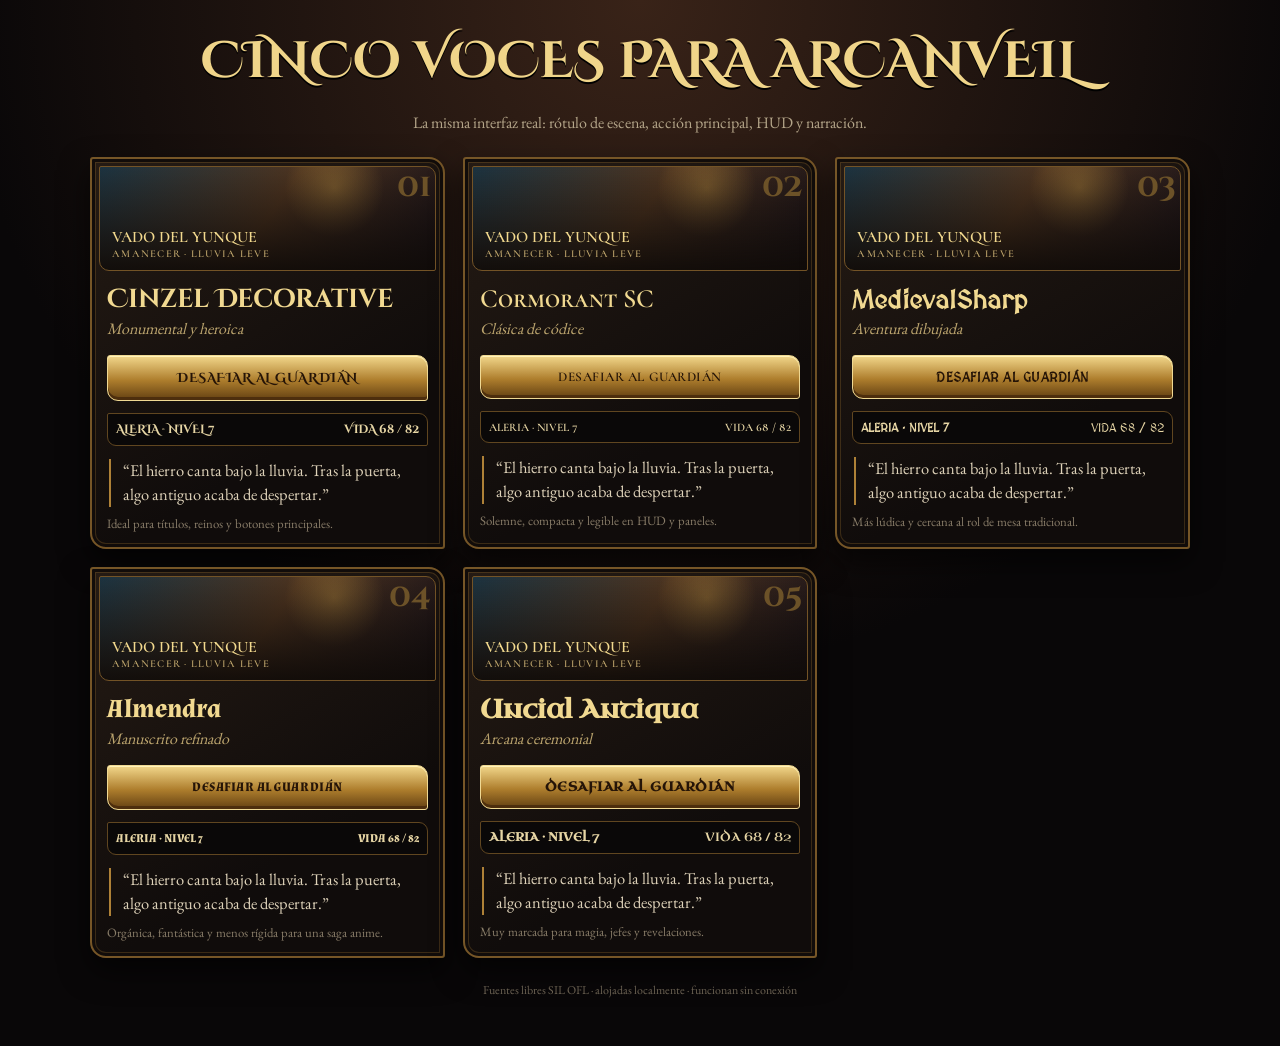
<file: app/font-propuestas.html>
<!doctype html><html lang="es"><head><meta charset="utf-8"><meta name="viewport" content="width=device-width,initial-scale=1"><title>ARCANVEIL · Cinco rutas tipográficas</title><style>@font-face{font-family:F1;src:url('../assets/fonts/cinzel-decorative-700.ttf') format('truetype');font-display:swap}@font-face{font-family:F2;src:url('../assets/fonts/cormorant-sc-600.ttf') format('truetype');font-display:swap}@font-face{font-family:F3;src:url('../assets/fonts/medievalsharp-400.ttf') format('truetype');font-display:swap}@font-face{font-family:F4;src:url('../assets/fonts/almendra-700.ttf') format('truetype');font-display:swap}@font-face{font-family:F5;src:url('../assets/fonts/uncial-antiqua-400.ttf') format('truetype');font-display:swap}
@font-face{font-family:Text;src:url('../assets/fonts/eb-garamond-400.ttf')}*{box-sizing:border-box}body{margin:0;background:radial-gradient(circle at 50% 0,#392318,#090708 55%);color:#e8dcc2;font-family:Text,serif;padding:24px}header{max-width:1100px;margin:0 auto 24px;text-align:center}h1{font:700 clamp(1.7rem,5vw,3.2rem) F1;color:#f0d58a;margin:.2rem;text-shadow:0 2px #000}header p{color:#b4a589}main{max-width:1100px;margin:auto;display:grid;grid-template-columns:repeat(auto-fit,minmax(280px,1fr));gap:18px}.card{position:relative;overflow:hidden;padding:15px;background:linear-gradient(150deg,#251b14,#100c0b 68%);border:2px solid #765627;border-radius:3px 16px 3px 16px;box-shadow:inset 0 0 0 3px #110c0a,inset 0 0 0 4px #8c672c55,0 13px 30px #0009}.num{position:absolute;right:12px;top:6px;font:2rem F1;color:#6c5228}.scene{height:105px;margin:-8px -8px 14px;padding:46px 12px 10px;display:flex;flex-direction:column;justify-content:flex-end;background:linear-gradient(transparent,#100b08ee),radial-gradient(circle at 70% 20%,#cf9f4666,transparent 20%),linear-gradient(125deg,#1c3340,#4d3420 50%,#161018);border:1px solid #735326;border-radius:2px 10px 2px 10px}.scene span{font:700 1rem F2;color:#f2d98e}.scene small{font:.66rem F2;letter-spacing:.12em;color:#bba26a}h2{margin:0;color:#f1d991;font-size:1.65rem;line-height:1.1}.tone{margin:.25rem 0 1rem;color:#bba46e;font-style:italic}button{position:relative;width:100%;padding:.8rem;color:#251407;background:linear-gradient(#f2d78b,#ae7e2d 55%,#634012);border:1px solid #f0d993;border-radius:3px 11px 3px 11px;box-shadow:inset 0 1px #fff3bb,inset 0 -3px #4d2e0d;font-weight:700;letter-spacing:.04em}.hud{display:flex;justify-content:space-between;gap:8px;margin-top:12px;padding:8px;color:#e7d6a5;background:#0a0808;border:1px solid #604620;border-radius:2px 9px 2px 9px;font-size:.72rem}blockquote{margin:13px 2px 8px;padding-left:12px;border-left:2px solid #ae8137;color:#ded2b9;font-size:1.03rem;line-height:1.45}.desc{margin:.4rem 0 0;color:#887c68;font-size:.8rem}footer{text-align:center;color:#716757;font-size:.75rem;margin:24px}@media(max-width:520px){body{padding:12px}main{grid-template-columns:1fr}}</style></head><body><header><h1>CINCO VOCES PARA ARCANVEIL</h1><p>La misma interfaz real: rótulo de escena, acción principal, HUD y narración.</p></header><main><article class="card"><div class="num">01</div><div class="scene"><span>VADO DEL YUNQUE</span><small>AMANECER · LLUVIA LEVE</small></div><h2 style="font-family:F1">Cinzel Decorative</h2><p class="tone">Monumental y heroica</p><button style="font-family:F1">DESAFIAR AL GUARDIÁN</button><div class="hud" style="font-family:F1"><b>ALERIA · NIVEL 7</b><span>VIDA 68 / 82</span></div><blockquote>“El hierro canta bajo la lluvia. Tras la puerta, algo antiguo acaba de despertar.”</blockquote><p class="desc">Ideal para títulos, reinos y botones principales.</p></article><article class="card"><div class="num">02</div><div class="scene"><span>VADO DEL YUNQUE</span><small>AMANECER · LLUVIA LEVE</small></div><h2 style="font-family:F2">Cormorant SC</h2><p class="tone">Clásica de códice</p><button style="font-family:F2">DESAFIAR AL GUARDIÁN</button><div class="hud" style="font-family:F2"><b>ALERIA · NIVEL 7</b><span>VIDA 68 / 82</span></div><blockquote>“El hierro canta bajo la lluvia. Tras la puerta, algo antiguo acaba de despertar.”</blockquote><p class="desc">Solemne, compacta y legible en HUD y paneles.</p></article><article class="card"><div class="num">03</div><div class="scene"><span>VADO DEL YUNQUE</span><small>AMANECER · LLUVIA LEVE</small></div><h2 style="font-family:F3">MedievalSharp</h2><p class="tone">Aventura dibujada</p><button style="font-family:F3">DESAFIAR AL GUARDIÁN</button><div class="hud" style="font-family:F3"><b>ALERIA · NIVEL 7</b><span>VIDA 68 / 82</span></div><blockquote>“El hierro canta bajo la lluvia. Tras la puerta, algo antiguo acaba de despertar.”</blockquote><p class="desc">Más lúdica y cercana al rol de mesa tradicional.</p></article><article class="card"><div class="num">04</div><div class="scene"><span>VADO DEL YUNQUE</span><small>AMANECER · LLUVIA LEVE</small></div><h2 style="font-family:F4">Almendra</h2><p class="tone">Manuscrito refinado</p><button style="font-family:F4">DESAFIAR AL GUARDIÁN</button><div class="hud" style="font-family:F4"><b>ALERIA · NIVEL 7</b><span>VIDA 68 / 82</span></div><blockquote>“El hierro canta bajo la lluvia. Tras la puerta, algo antiguo acaba de despertar.”</blockquote><p class="desc">Orgánica, fantástica y menos rígida para una saga anime.</p></article><article class="card"><div class="num">05</div><div class="scene"><span>VADO DEL YUNQUE</span><small>AMANECER · LLUVIA LEVE</small></div><h2 style="font-family:F5">Uncial Antiqua</h2><p class="tone">Arcana ceremonial</p><button style="font-family:F5">DESAFIAR AL GUARDIÁN</button><div class="hud" style="font-family:F5"><b>ALERIA · NIVEL 7</b><span>VIDA 68 / 82</span></div><blockquote>“El hierro canta bajo la lluvia. Tras la puerta, algo antiguo acaba de despertar.”</blockquote><p class="desc">Muy marcada para magia, jefes y revelaciones.</p></article></main><footer>Fuentes libres SIL OFL · alojadas localmente · funcionan sin conexión</footer></body></html>
</file>
